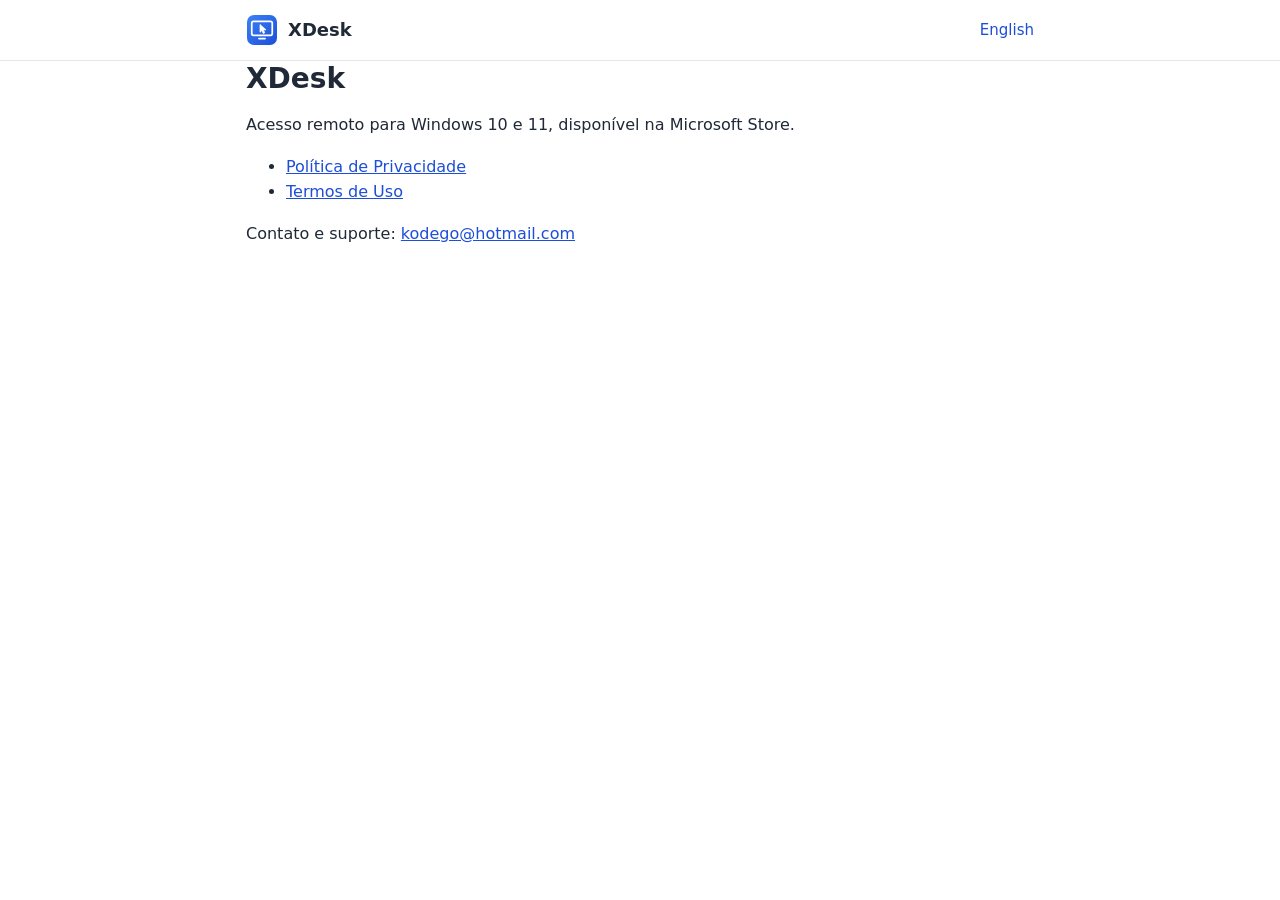
<file: index.html>
<!doctype html>
<html lang="pt-BR">
<head>
<meta charset="utf-8">
<meta name="viewport" content="width=device-width, initial-scale=1">
<title>XDesk</title>
<link rel="icon" href="icone.svg" type="image/svg+xml">
<link rel="stylesheet" href="style.css">
</head>
<body>
<header><div class="wrap"><a class="brand" href="./"><img src="icone.svg" alt="">XDesk</a><nav><a href="index-en.html">English</a></nav></div></header>
<main class="wrap">
<h1>XDesk</h1>
<p>Acesso remoto para Windows 10 e 11, disponível na Microsoft Store.</p>
<ul>
<li><a href="privacidade.html">Política de Privacidade</a></li>
<li><a href="termos.html">Termos de Uso</a></li>
</ul>
<p>Contato e suporte: <a href="mailto:kodego@hotmail.com">kodego@hotmail.com</a></p>
</main>
</body>
</html>
</file>
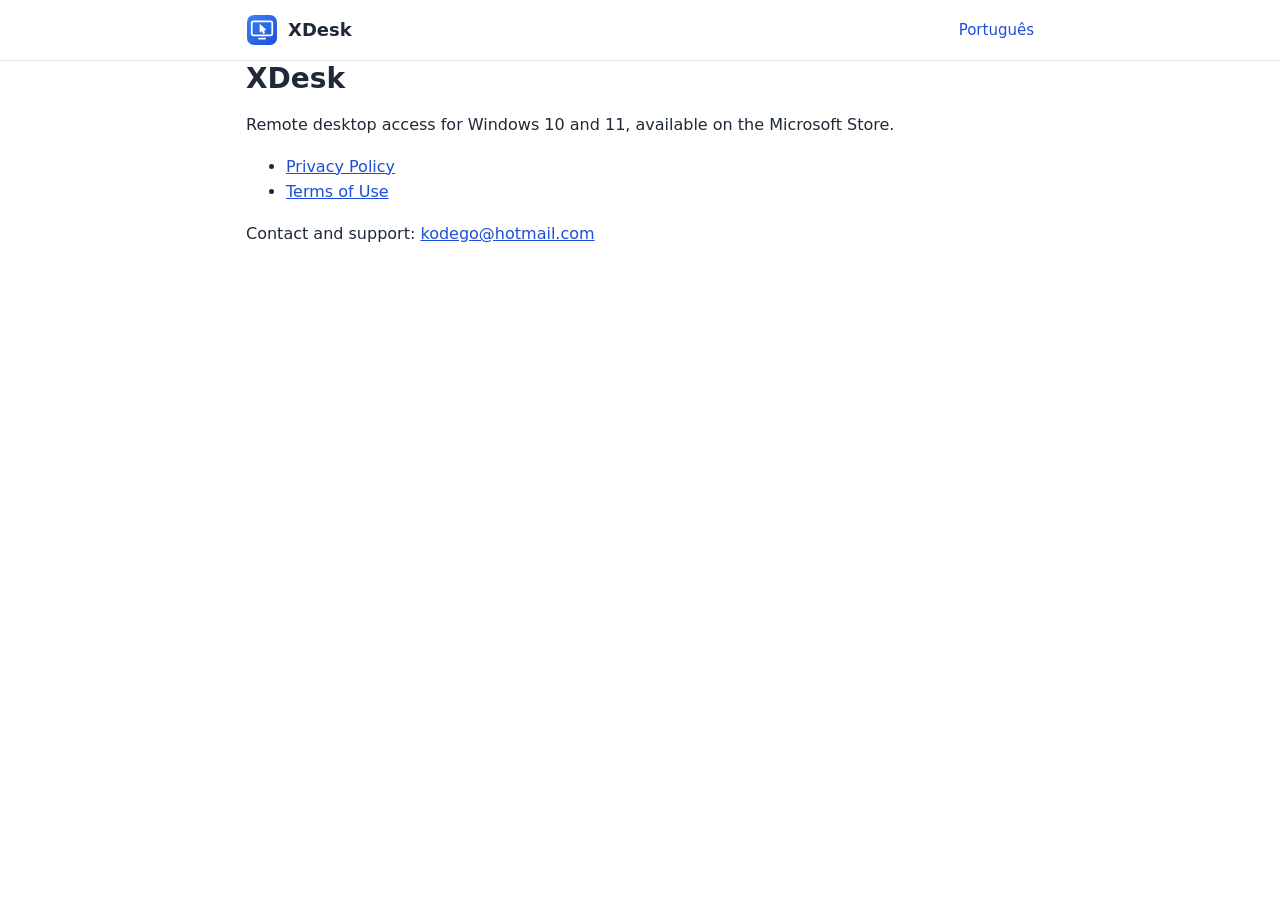
<file: index-en.html>
<!doctype html>
<html lang="en">
<head>
<meta charset="utf-8">
<meta name="viewport" content="width=device-width, initial-scale=1">
<title>XDesk</title>
<link rel="icon" href="icone.svg" type="image/svg+xml">
<link rel="stylesheet" href="style.css">
</head>
<body>
<header><div class="wrap"><a class="brand" href="index-en.html"><img src="icone.svg" alt="">XDesk</a><nav><a href="./">Português</a></nav></div></header>
<main class="wrap">
<h1>XDesk</h1>
<p>Remote desktop access for Windows 10 and 11, available on the Microsoft Store.</p>
<ul>
<li><a href="privacy.html">Privacy Policy</a></li>
<li><a href="terms.html">Terms of Use</a></li>
</ul>
<p>Contact and support: <a href="mailto:kodego@hotmail.com">kodego@hotmail.com</a></p>
</main>
</body>
</html>
</file>
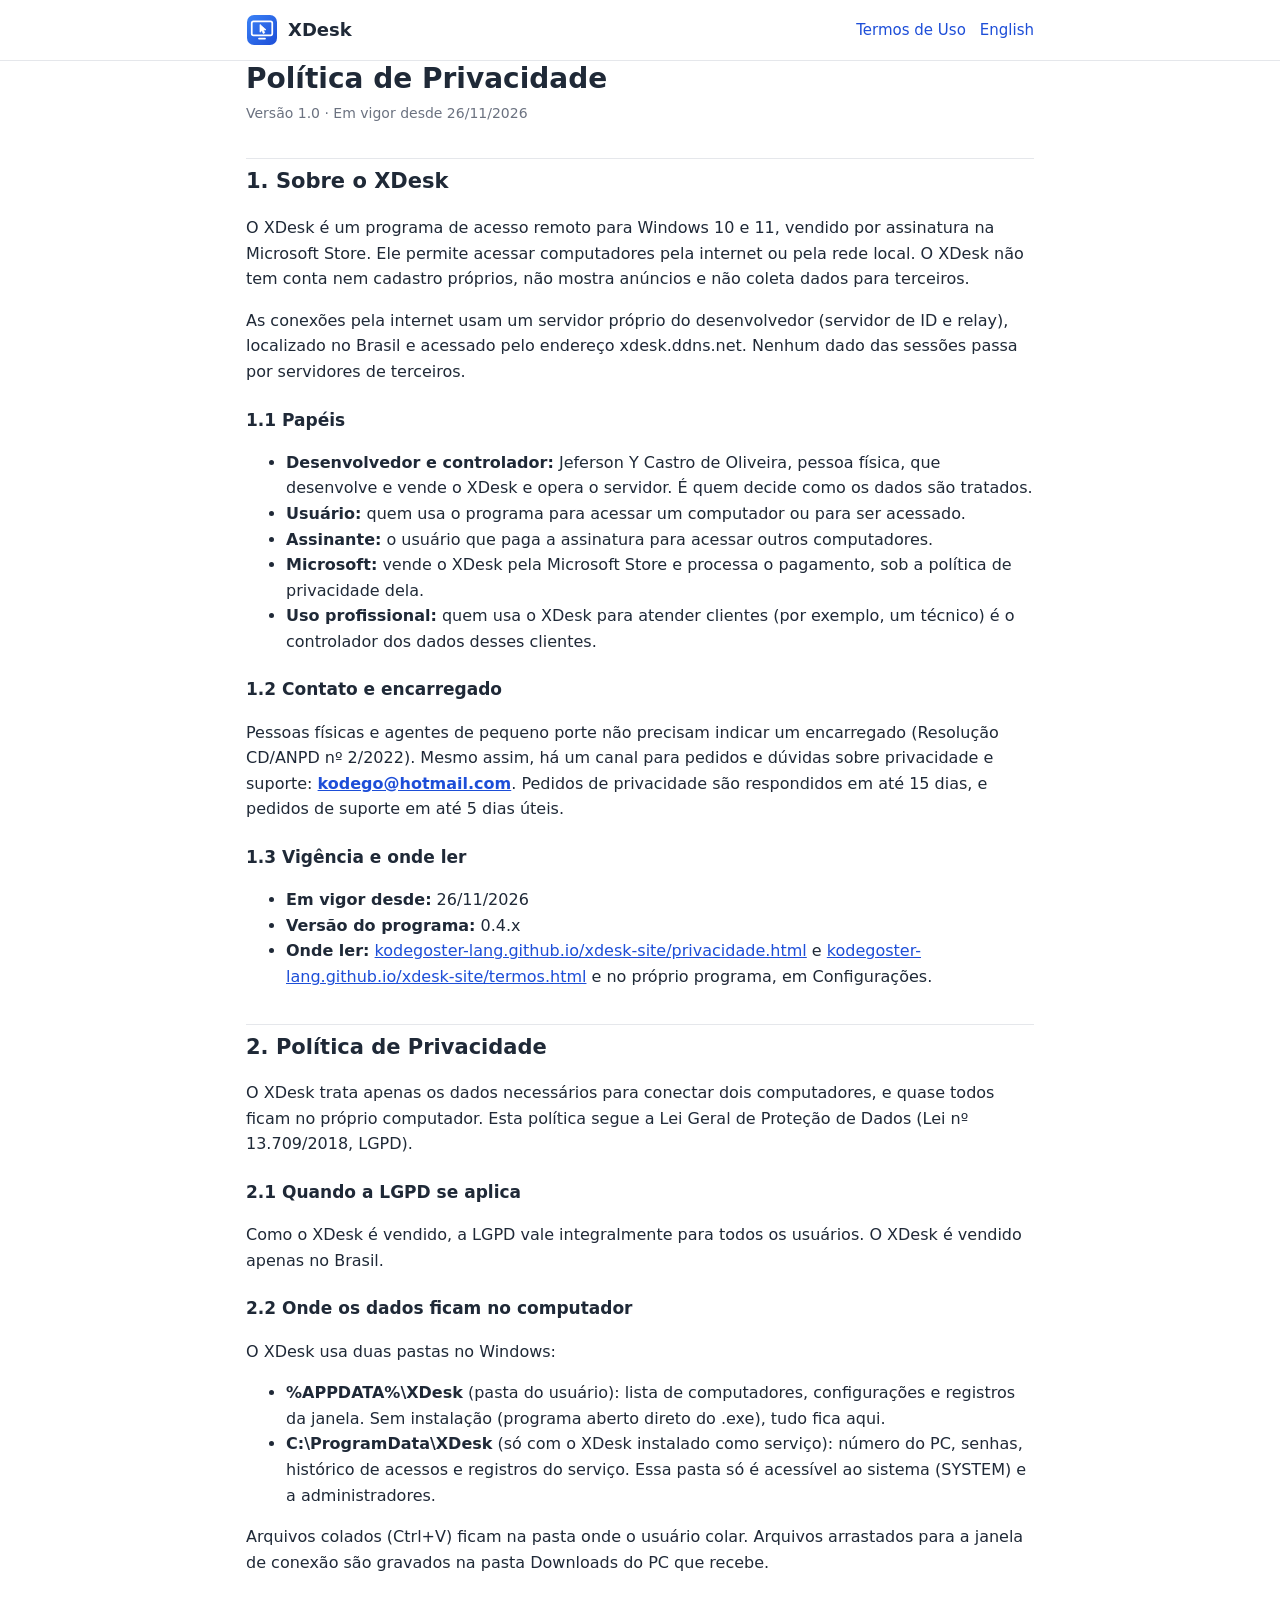
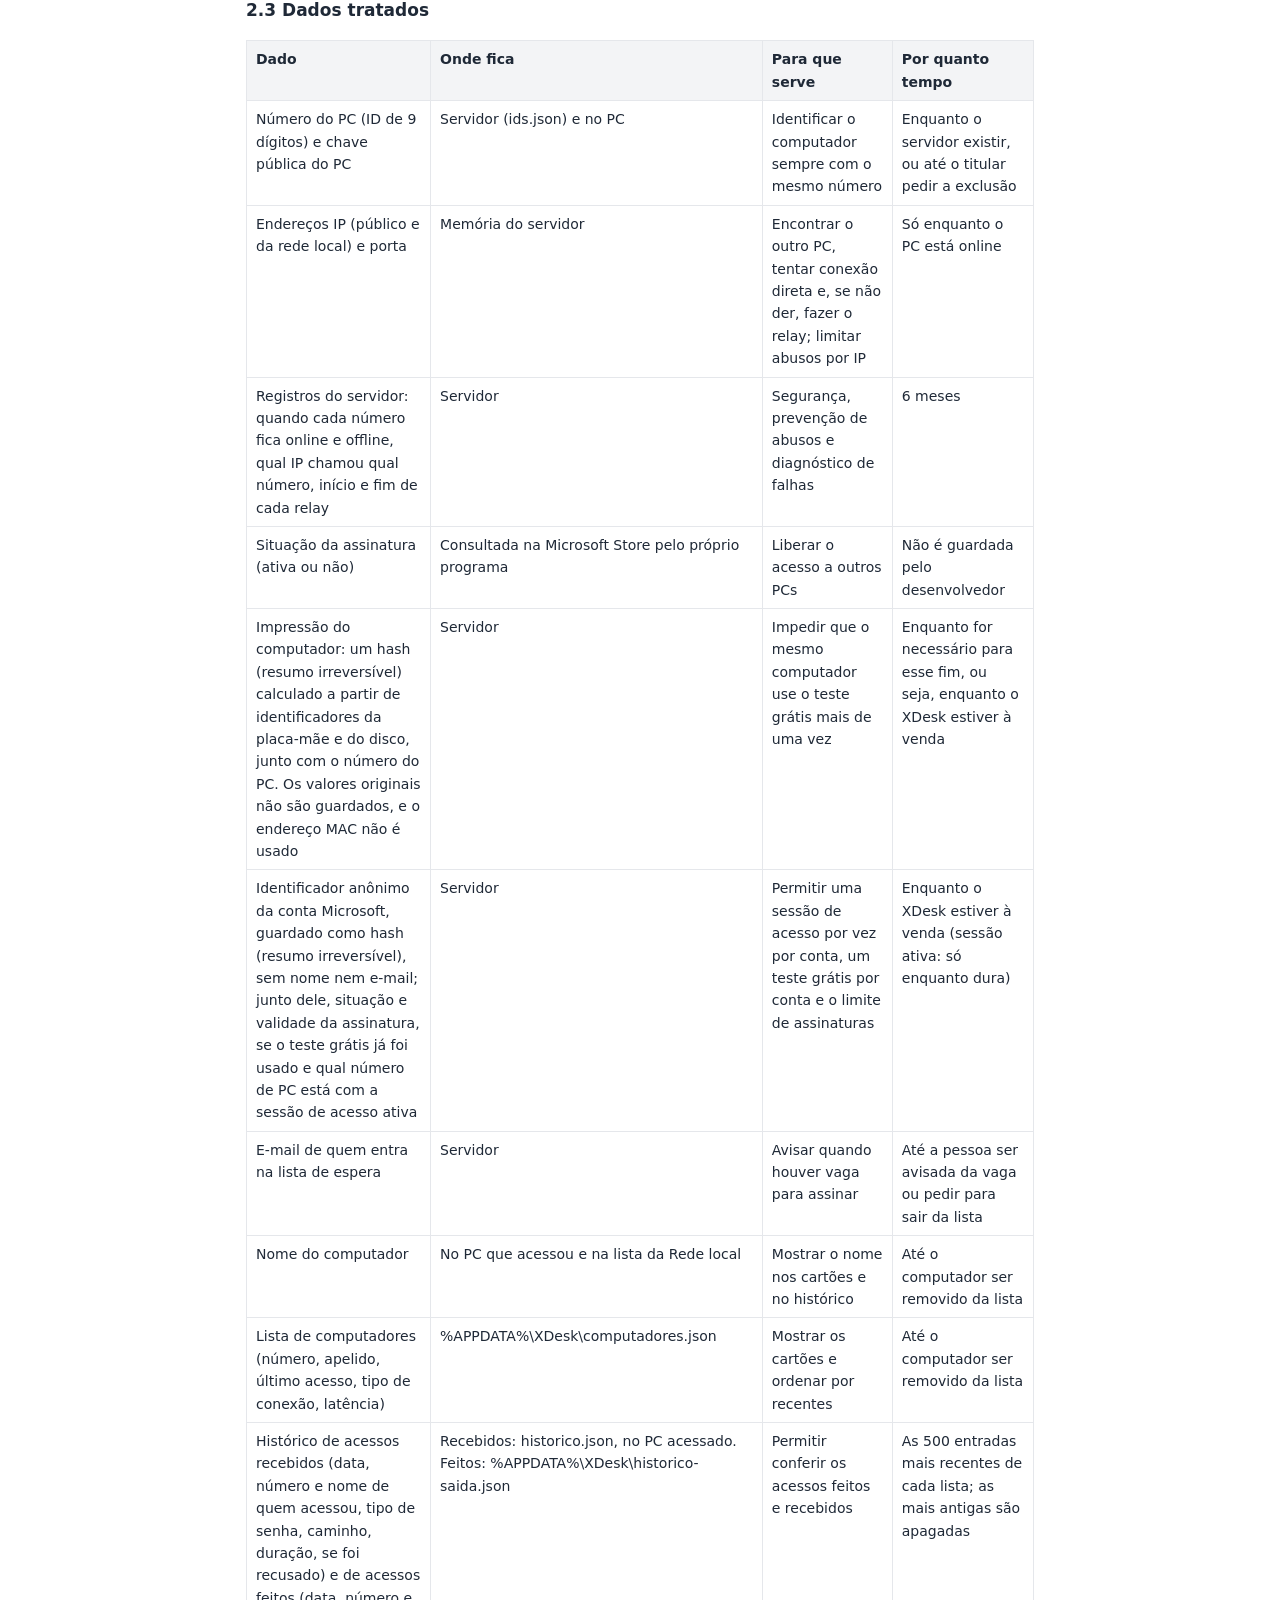
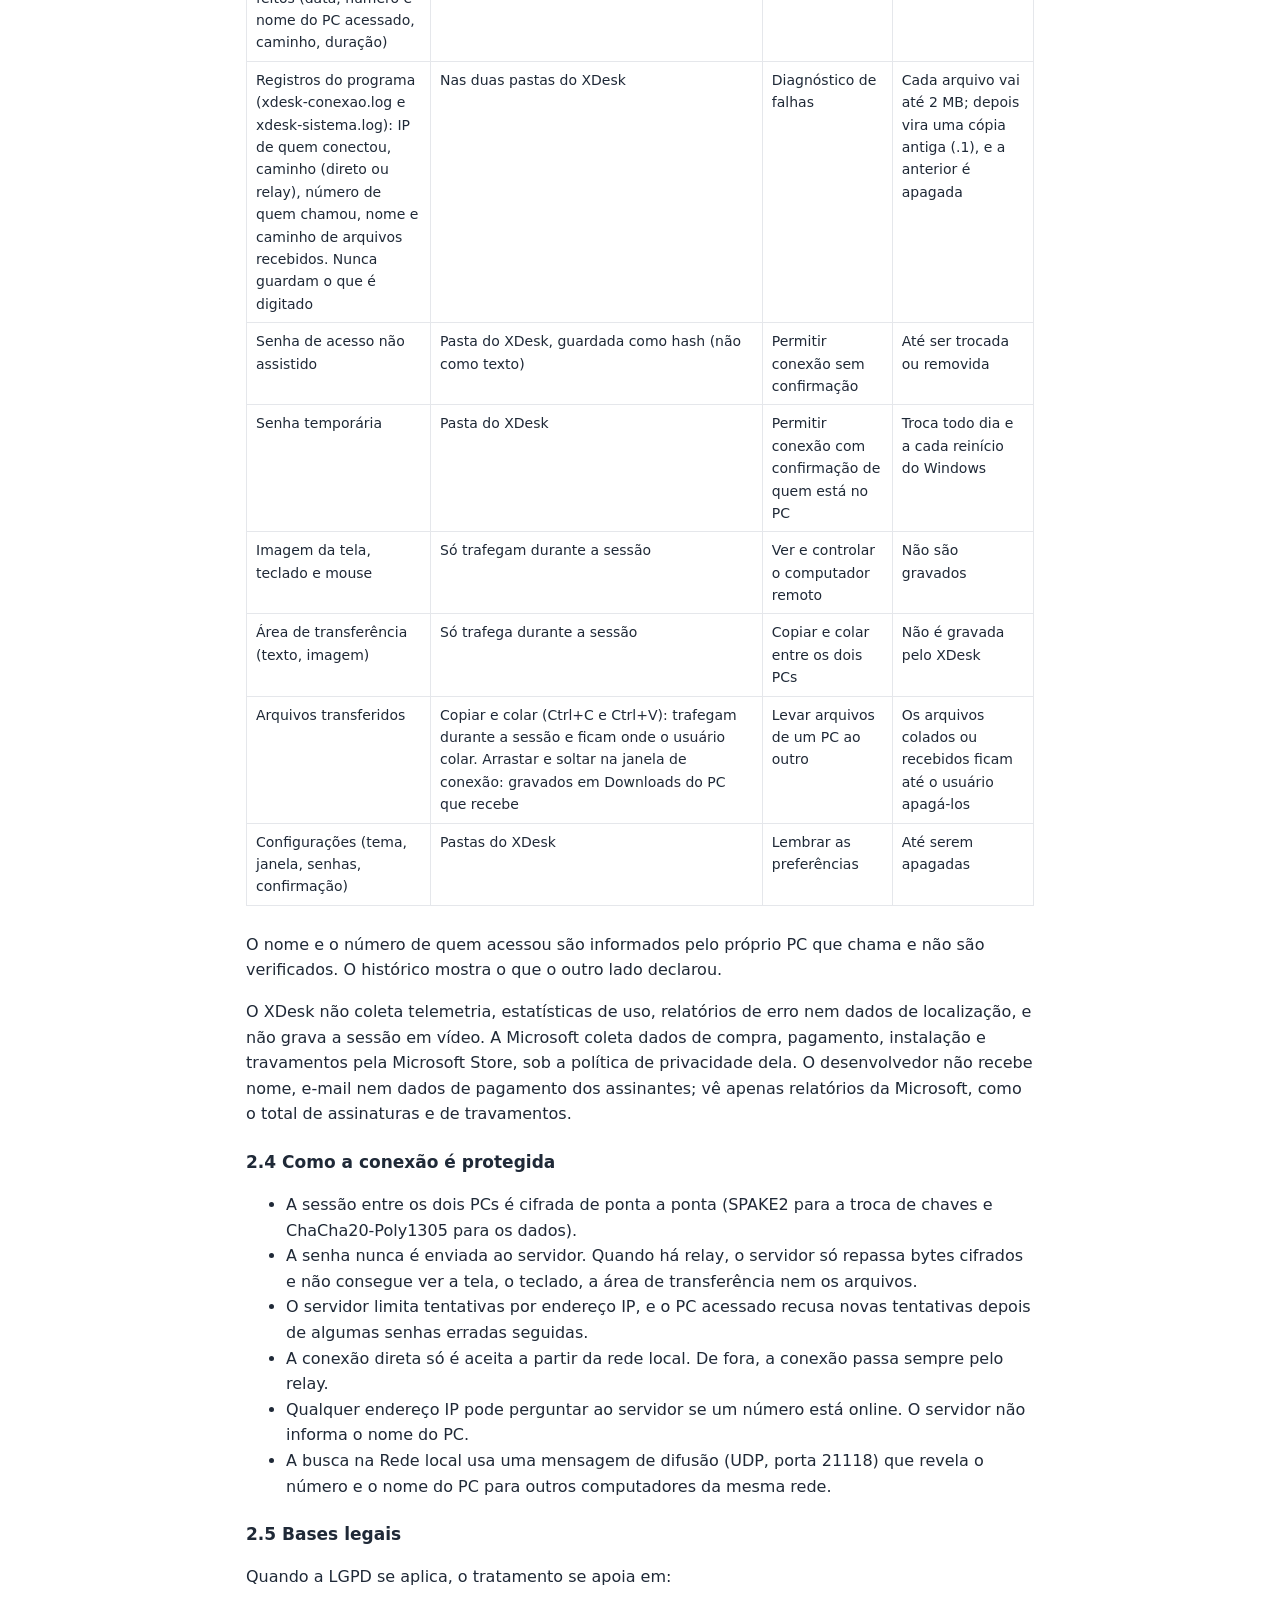
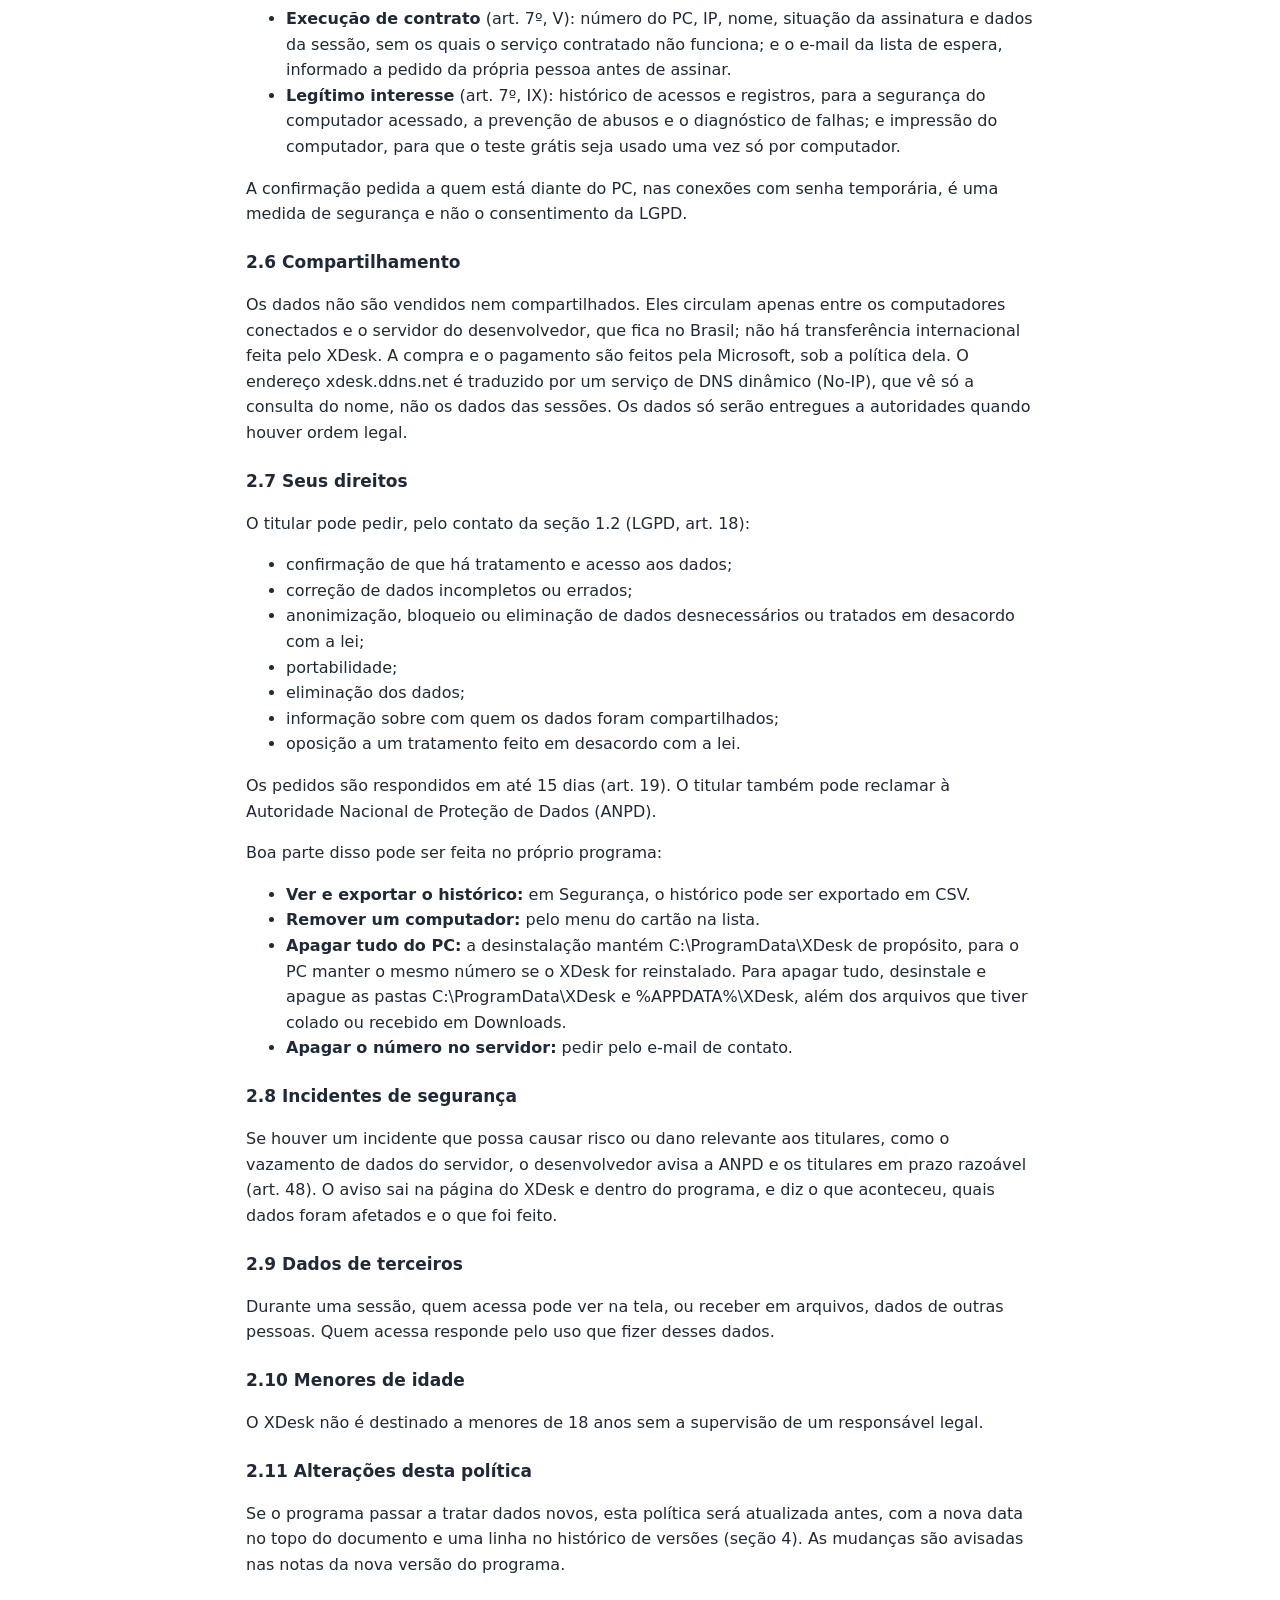
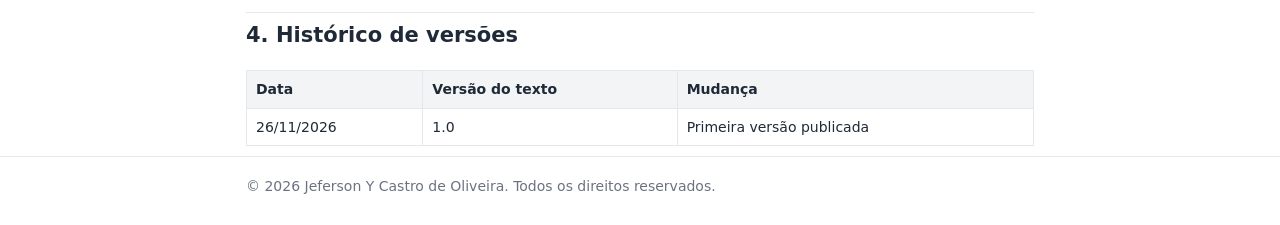
<file: privacidade.html>
<!doctype html>
<html lang="pt-BR">
<head>
<meta charset="utf-8">
<meta name="viewport" content="width=device-width, initial-scale=1">
<title>Política de Privacidade · XDesk</title>
<link rel="icon" href="icone.svg" type="image/svg+xml">
<link rel="stylesheet" href="style.css">
</head>
<body>
<header><div class="wrap"><a class="brand" href="./"><img src="icone.svg" alt="">XDesk</a><nav><a href="termos.html">Termos de Uso</a><a href="privacy.html" hreflang="en">English</a></nav></div></header>
<main class="wrap">
<h1>Política de Privacidade</h1>
<p class="meta">Versão 1.0 · Em vigor desde 26/11/2026</p>
<h2>1. Sobre o XDesk</h2>
<p>O XDesk é um programa de acesso remoto para Windows 10 e 11, vendido por assinatura na Microsoft Store. Ele permite acessar computadores pela internet ou pela rede local. O XDesk não tem conta nem cadastro próprios, não mostra anúncios e não coleta dados para terceiros.</p>
<p>As conexões pela internet usam um servidor próprio do desenvolvedor (servidor de ID e relay), localizado no Brasil e acessado pelo endereço xdesk.ddns.net. Nenhum dado das sessões passa por servidores de terceiros.</p>
<h3>1.1 Papéis</h3>
<ul>
<li><strong>Desenvolvedor e controlador:</strong> Jeferson Y Castro de Oliveira, pessoa física, que desenvolve e vende o XDesk e opera o servidor. É quem decide como os dados são tratados.</li>
<li><strong>Usuário:</strong> quem usa o programa para acessar um computador ou para ser acessado.</li>
<li><strong>Assinante:</strong> o usuário que paga a assinatura para acessar outros computadores.</li>
<li><strong>Microsoft:</strong> vende o XDesk pela Microsoft Store e processa o pagamento, sob a política de privacidade dela.</li>
<li><strong>Uso profissional:</strong> quem usa o XDesk para atender clientes (por exemplo, um técnico) é o controlador dos dados desses clientes.</li>
</ul>
<h3>1.2 Contato e encarregado</h3>
<p>Pessoas físicas e agentes de pequeno porte não precisam indicar um encarregado (Resolução CD/ANPD nº 2/2022). Mesmo assim, há um canal para pedidos e dúvidas sobre privacidade e suporte: <strong><a href="mailto:kodego@hotmail.com">kodego@hotmail.com</a></strong>. Pedidos de privacidade são respondidos em até 15 dias, e pedidos de suporte em até 5 dias úteis.</p>
<h3>1.3 Vigência e onde ler</h3>
<ul>
<li><strong>Em vigor desde:</strong> 26/11/2026</li>
<li><strong>Versão do programa:</strong> 0.4.x</li>
<li><strong>Onde ler:</strong> <a href="privacidade.html">kodegoster-lang.github.io/xdesk-site/privacidade.html</a> e <a href="termos.html">kodegoster-lang.github.io/xdesk-site/termos.html</a> e no próprio programa, em Configurações.</li>
</ul>
<h2>2. Política de Privacidade</h2>
<p>O XDesk trata apenas os dados necessários para conectar dois computadores, e quase todos ficam no próprio computador. Esta política segue a Lei Geral de Proteção de Dados (Lei nº 13.709/2018, LGPD).</p>
<h3>2.1 Quando a LGPD se aplica</h3>
<p>Como o XDesk é vendido, a LGPD vale integralmente para todos os usuários. O XDesk é vendido apenas no Brasil.</p>
<h3>2.2 Onde os dados ficam no computador</h3>
<p>O XDesk usa duas pastas no Windows:</p>
<ul>
<li><strong>%APPDATA%\XDesk</strong> (pasta do usuário): lista de computadores, configurações e registros da janela. Sem instalação (programa aberto direto do .exe), tudo fica aqui.</li>
<li><strong>C:\ProgramData\XDesk</strong> (só com o XDesk instalado como serviço): número do PC, senhas, histórico de acessos e registros do serviço. Essa pasta só é acessível ao sistema (SYSTEM) e a administradores.</li>
</ul>
<p>Arquivos colados (Ctrl+V) ficam na pasta onde o usuário colar. Arquivos arrastados para a janela de conexão são gravados na pasta Downloads do PC que recebe.</p>
<h3>2.3 Dados tratados</h3>
<div class="table"><table>
<thead><tr><th>Dado</th><th>Onde fica</th><th>Para que serve</th><th>Por quanto tempo</th></tr></thead>
<tbody>
<tr><td>Número do PC (ID de 9 dígitos) e chave pública do PC</td><td>Servidor (ids.json) e no PC</td><td>Identificar o computador sempre com o mesmo número</td><td>Enquanto o servidor existir, ou até o titular pedir a exclusão</td></tr>
<tr><td>Endereços IP (público e da rede local) e porta</td><td>Memória do servidor</td><td>Encontrar o outro PC, tentar conexão direta e, se não der, fazer o relay; limitar abusos por IP</td><td>Só enquanto o PC está online</td></tr>
<tr><td>Registros do servidor: quando cada número fica online e offline, qual IP chamou qual número, início e fim de cada relay</td><td>Servidor</td><td>Segurança, prevenção de abusos e diagnóstico de falhas</td><td>6 meses</td></tr>
<tr><td>Situação da assinatura (ativa ou não)</td><td>Consultada na Microsoft Store pelo próprio programa</td><td>Liberar o acesso a outros PCs</td><td>Não é guardada pelo desenvolvedor</td></tr>
<tr><td>Impressão do computador: um hash (resumo irreversível) calculado a partir de identificadores da placa-mãe e do disco, junto com o número do PC. Os valores originais não são guardados, e o endereço MAC não é usado</td><td>Servidor</td><td>Impedir que o mesmo computador use o teste grátis mais de uma vez</td><td>Enquanto for necessário para esse fim, ou seja, enquanto o XDesk estiver à venda</td></tr>
<tr><td>Identificador anônimo da conta Microsoft, guardado como hash (resumo irreversível), sem nome nem e-mail; junto dele, situação e validade da assinatura, se o teste grátis já foi usado e qual número de PC está com a sessão de acesso ativa</td><td>Servidor</td><td>Permitir uma sessão de acesso por vez por conta, um teste grátis por conta e o limite de assinaturas</td><td>Enquanto o XDesk estiver à venda (sessão ativa: só enquanto dura)</td></tr>
<tr><td>E-mail de quem entra na lista de espera</td><td>Servidor</td><td>Avisar quando houver vaga para assinar</td><td>Até a pessoa ser avisada da vaga ou pedir para sair da lista</td></tr>
<tr><td>Nome do computador</td><td>No PC que acessou e na lista da Rede local</td><td>Mostrar o nome nos cartões e no histórico</td><td>Até o computador ser removido da lista</td></tr>
<tr><td>Lista de computadores (número, apelido, último acesso, tipo de conexão, latência)</td><td>%APPDATA%\XDesk\computadores.json</td><td>Mostrar os cartões e ordenar por recentes</td><td>Até o computador ser removido da lista</td></tr>
<tr><td>Histórico de acessos recebidos (data, número e nome de quem acessou, tipo de senha, caminho, duração, se foi recusado) e de acessos feitos (data, número e nome do PC acessado, caminho, duração)</td><td>Recebidos: historico.json, no PC acessado. Feitos: %APPDATA%\XDesk\historico-saida.json</td><td>Permitir conferir os acessos feitos e recebidos</td><td>As 500 entradas mais recentes de cada lista; as mais antigas são apagadas</td></tr>
<tr><td>Registros do programa (xdesk-conexao.log e xdesk-sistema.log): IP de quem conectou, caminho (direto ou relay), número de quem chamou, nome e caminho de arquivos recebidos. Nunca guardam o que é digitado</td><td>Nas duas pastas do XDesk</td><td>Diagnóstico de falhas</td><td>Cada arquivo vai até 2 MB; depois vira uma cópia antiga (.1), e a anterior é apagada</td></tr>
<tr><td>Senha de acesso não assistido</td><td>Pasta do XDesk, guardada como hash (não como texto)</td><td>Permitir conexão sem confirmação</td><td>Até ser trocada ou removida</td></tr>
<tr><td>Senha temporária</td><td>Pasta do XDesk</td><td>Permitir conexão com confirmação de quem está no PC</td><td>Troca todo dia e a cada reinício do Windows</td></tr>
<tr><td>Imagem da tela, teclado e mouse</td><td>Só trafegam durante a sessão</td><td>Ver e controlar o computador remoto</td><td>Não são gravados</td></tr>
<tr><td>Área de transferência (texto, imagem)</td><td>Só trafega durante a sessão</td><td>Copiar e colar entre os dois PCs</td><td>Não é gravada pelo XDesk</td></tr>
<tr><td>Arquivos transferidos</td><td>Copiar e colar (Ctrl+C e Ctrl+V): trafegam durante a sessão e ficam onde o usuário colar. Arrastar e soltar na janela de conexão: gravados em Downloads do PC que recebe</td><td>Levar arquivos de um PC ao outro</td><td>Os arquivos colados ou recebidos ficam até o usuário apagá-los</td></tr>
<tr><td>Configurações (tema, janela, senhas, confirmação)</td><td>Pastas do XDesk</td><td>Lembrar as preferências</td><td>Até serem apagadas</td></tr>
</tbody></table></div>
<p>O nome e o número de quem acessou são informados pelo próprio PC que chama e não são verificados. O histórico mostra o que o outro lado declarou.</p>
<p>O XDesk não coleta telemetria, estatísticas de uso, relatórios de erro nem dados de localização, e não grava a sessão em vídeo. A Microsoft coleta dados de compra, pagamento, instalação e travamentos pela Microsoft Store, sob a política de privacidade dela. O desenvolvedor não recebe nome, e-mail nem dados de pagamento dos assinantes; vê apenas relatórios da Microsoft, como o total de assinaturas e de travamentos.</p>
<h3>2.4 Como a conexão é protegida</h3>
<ul>
<li>A sessão entre os dois PCs é cifrada de ponta a ponta (SPAKE2 para a troca de chaves e ChaCha20-Poly1305 para os dados).</li>
<li>A senha nunca é enviada ao servidor. Quando há relay, o servidor só repassa bytes cifrados e não consegue ver a tela, o teclado, a área de transferência nem os arquivos.</li>
<li>O servidor limita tentativas por endereço IP, e o PC acessado recusa novas tentativas depois de algumas senhas erradas seguidas.</li>
<li>A conexão direta só é aceita a partir da rede local. De fora, a conexão passa sempre pelo relay.</li>
<li>Qualquer endereço IP pode perguntar ao servidor se um número está online. O servidor não informa o nome do PC.</li>
<li>A busca na Rede local usa uma mensagem de difusão (UDP, porta 21118) que revela o número e o nome do PC para outros computadores da mesma rede.</li>
</ul>
<h3>2.5 Bases legais</h3>
<p>Quando a LGPD se aplica, o tratamento se apoia em:</p>
<ul>
<li><strong>Execução de contrato</strong> (art. 7º, V): número do PC, IP, nome, situação da assinatura e dados da sessão, sem os quais o serviço contratado não funciona; e o e-mail da lista de espera, informado a pedido da própria pessoa antes de assinar.</li>
<li><strong>Legítimo interesse</strong> (art. 7º, IX): histórico de acessos e registros, para a segurança do computador acessado, a prevenção de abusos e o diagnóstico de falhas; e impressão do computador, para que o teste grátis seja usado uma vez só por computador.</li>
</ul>
<p>A confirmação pedida a quem está diante do PC, nas conexões com senha temporária, é uma medida de segurança e não o consentimento da LGPD.</p>
<h3>2.6 Compartilhamento</h3>
<p>Os dados não são vendidos nem compartilhados. Eles circulam apenas entre os computadores conectados e o servidor do desenvolvedor, que fica no Brasil; não há transferência internacional feita pelo XDesk. A compra e o pagamento são feitos pela Microsoft, sob a política dela. O endereço xdesk.ddns.net é traduzido por um serviço de DNS dinâmico (No-IP), que vê só a consulta do nome, não os dados das sessões. Os dados só serão entregues a autoridades quando houver ordem legal.</p>
<h3>2.7 Seus direitos</h3>
<p>O titular pode pedir, pelo contato da seção 1.2 (LGPD, art. 18):</p>
<ul>
<li>confirmação de que há tratamento e acesso aos dados;</li>
<li>correção de dados incompletos ou errados;</li>
<li>anonimização, bloqueio ou eliminação de dados desnecessários ou tratados em desacordo com a lei;</li>
<li>portabilidade;</li>
<li>eliminação dos dados;</li>
<li>informação sobre com quem os dados foram compartilhados;</li>
<li>oposição a um tratamento feito em desacordo com a lei.</li>
</ul>
<p>Os pedidos são respondidos em até 15 dias (art. 19). O titular também pode reclamar à Autoridade Nacional de Proteção de Dados (ANPD).</p>
<p>Boa parte disso pode ser feita no próprio programa:</p>
<ul>
<li><strong>Ver e exportar o histórico:</strong> em Segurança, o histórico pode ser exportado em CSV.</li>
<li><strong>Remover um computador:</strong> pelo menu do cartão na lista.</li>
<li><strong>Apagar tudo do PC:</strong> a desinstalação mantém C:\ProgramData\XDesk de propósito, para o PC manter o mesmo número se o XDesk for reinstalado. Para apagar tudo, desinstale e apague as pastas C:\ProgramData\XDesk e %APPDATA%\XDesk, além dos arquivos que tiver colado ou recebido em Downloads.</li>
<li><strong>Apagar o número no servidor:</strong> pedir pelo e-mail de contato.</li>
</ul>
<h3>2.8 Incidentes de segurança</h3>
<p>Se houver um incidente que possa causar risco ou dano relevante aos titulares, como o vazamento de dados do servidor, o desenvolvedor avisa a ANPD e os titulares em prazo razoável (art. 48). O aviso sai na página do XDesk e dentro do programa, e diz o que aconteceu, quais dados foram afetados e o que foi feito.</p>
<h3>2.9 Dados de terceiros</h3>
<p>Durante uma sessão, quem acessa pode ver na tela, ou receber em arquivos, dados de outras pessoas. Quem acessa responde pelo uso que fizer desses dados.</p>
<h3>2.10 Menores de idade</h3>
<p>O XDesk não é destinado a menores de 18 anos sem a supervisão de um responsável legal.</p>
<h3>2.11 Alterações desta política</h3>
<p>Se o programa passar a tratar dados novos, esta política será atualizada antes, com a nova data no topo do documento e uma linha no histórico de versões (seção 4). As mudanças são avisadas nas notas da nova versão do programa.</p>
<h2>4. Histórico de versões</h2>
<div class="table"><table>
<thead><tr><th>Data</th><th>Versão do texto</th><th>Mudança</th></tr></thead>
<tbody>
<tr><td>26/11/2026</td><td>1.0</td><td>Primeira versão publicada</td></tr>
</tbody></table></div>
</main>
<footer><div class="wrap">© 2026 Jeferson Y Castro de Oliveira. Todos os direitos reservados.</div></footer>
</body>
</html>
</file>
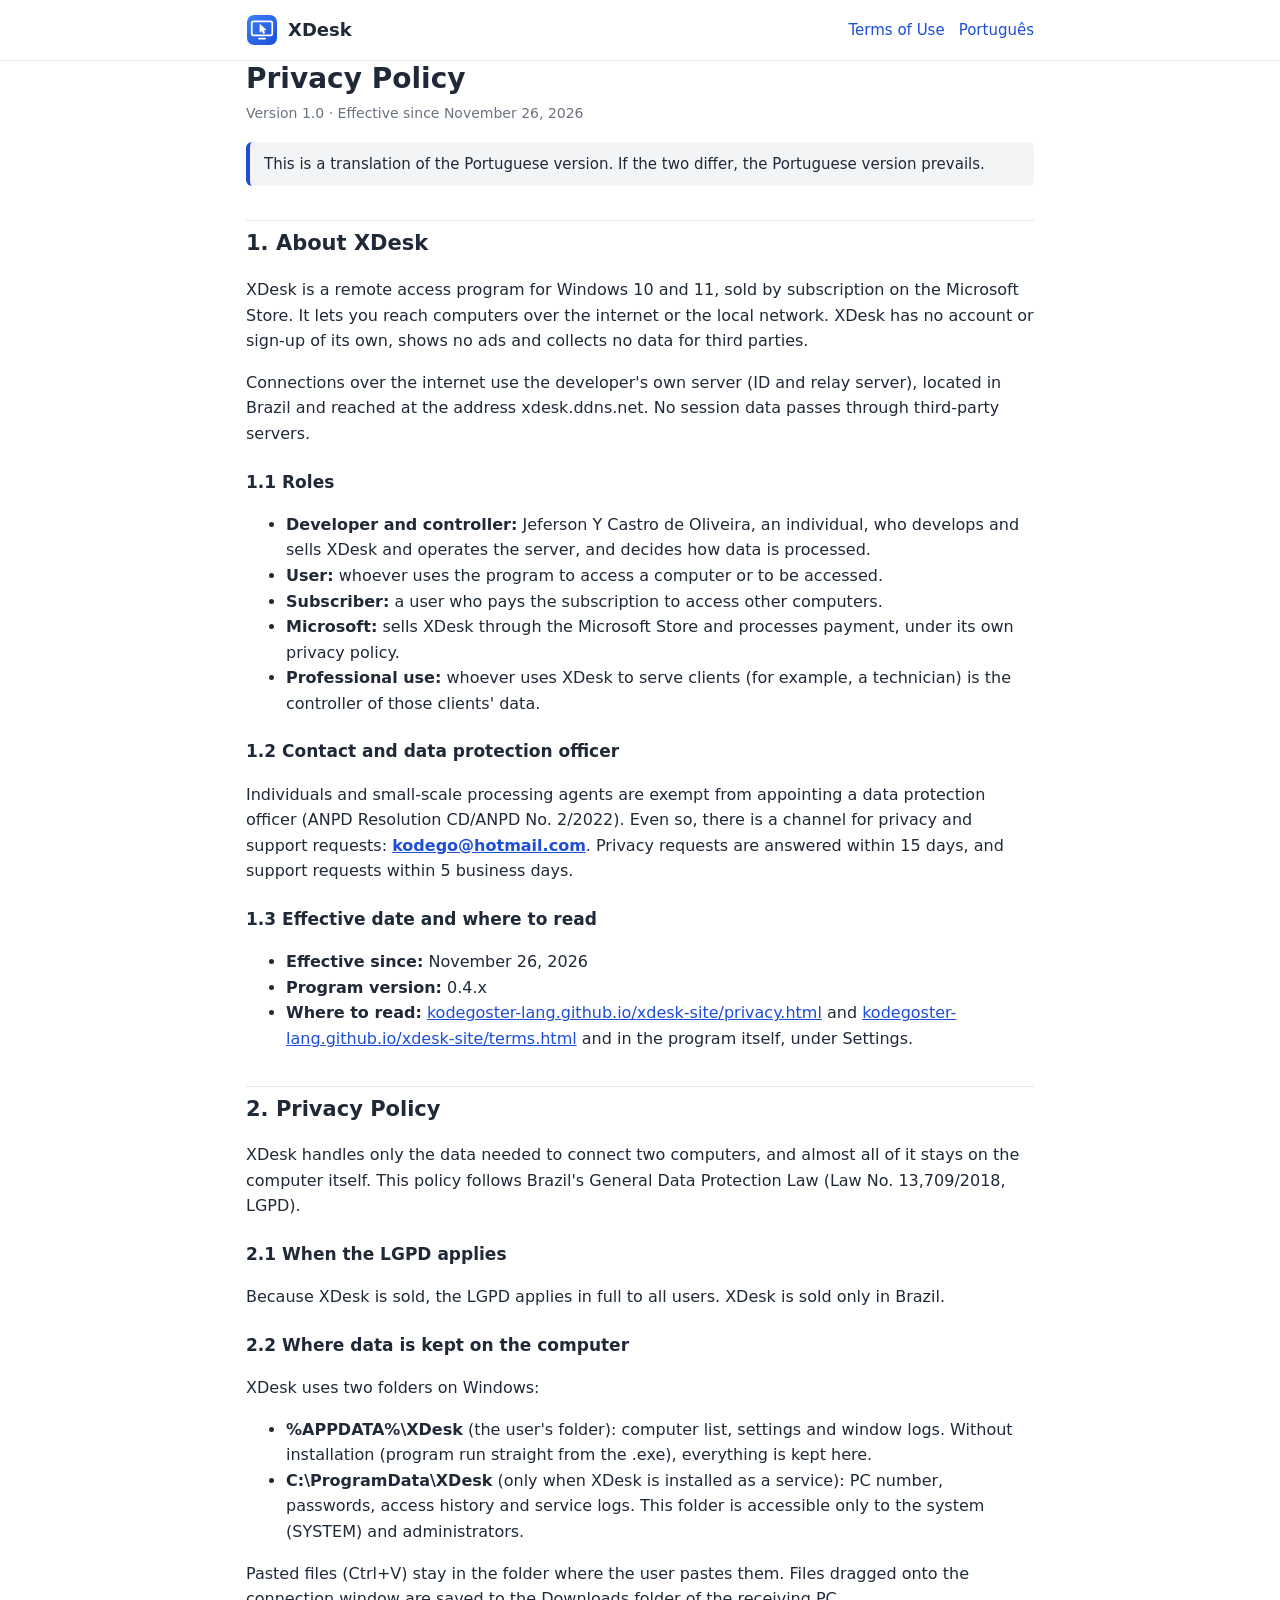
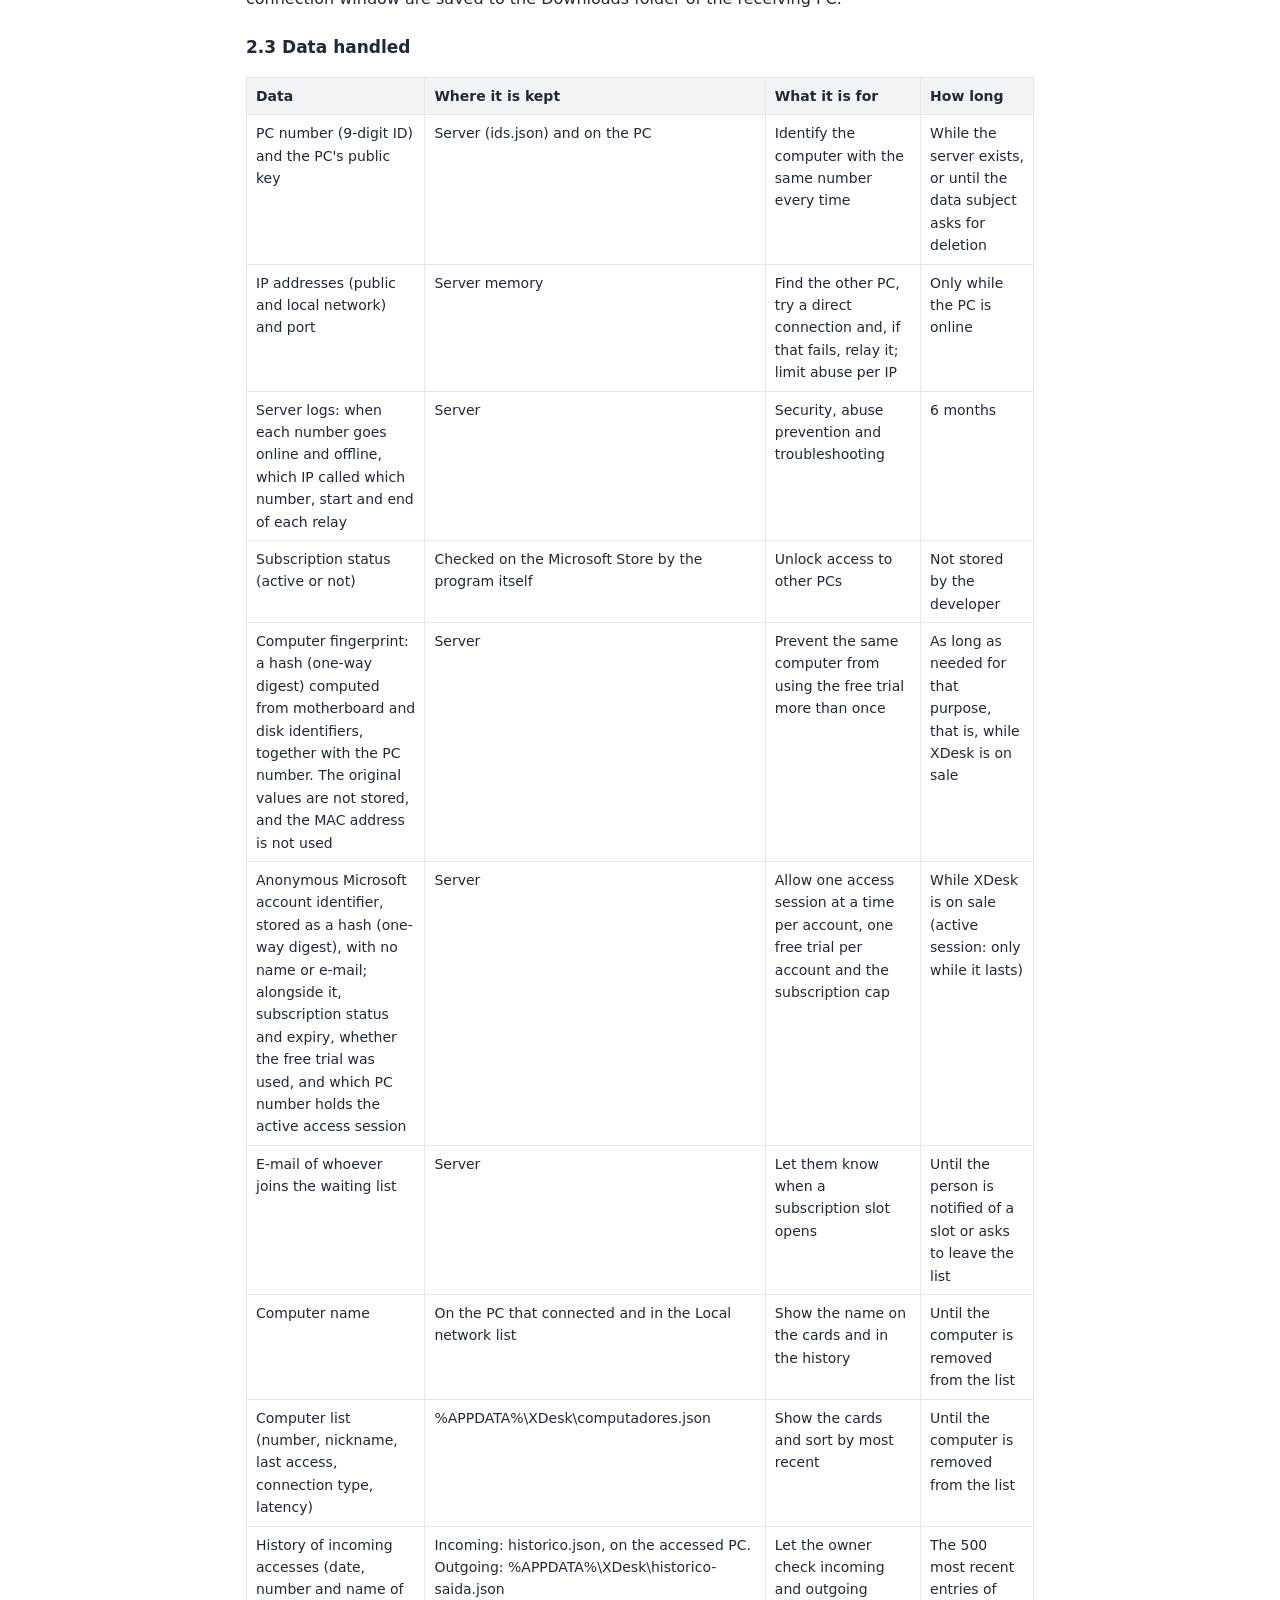
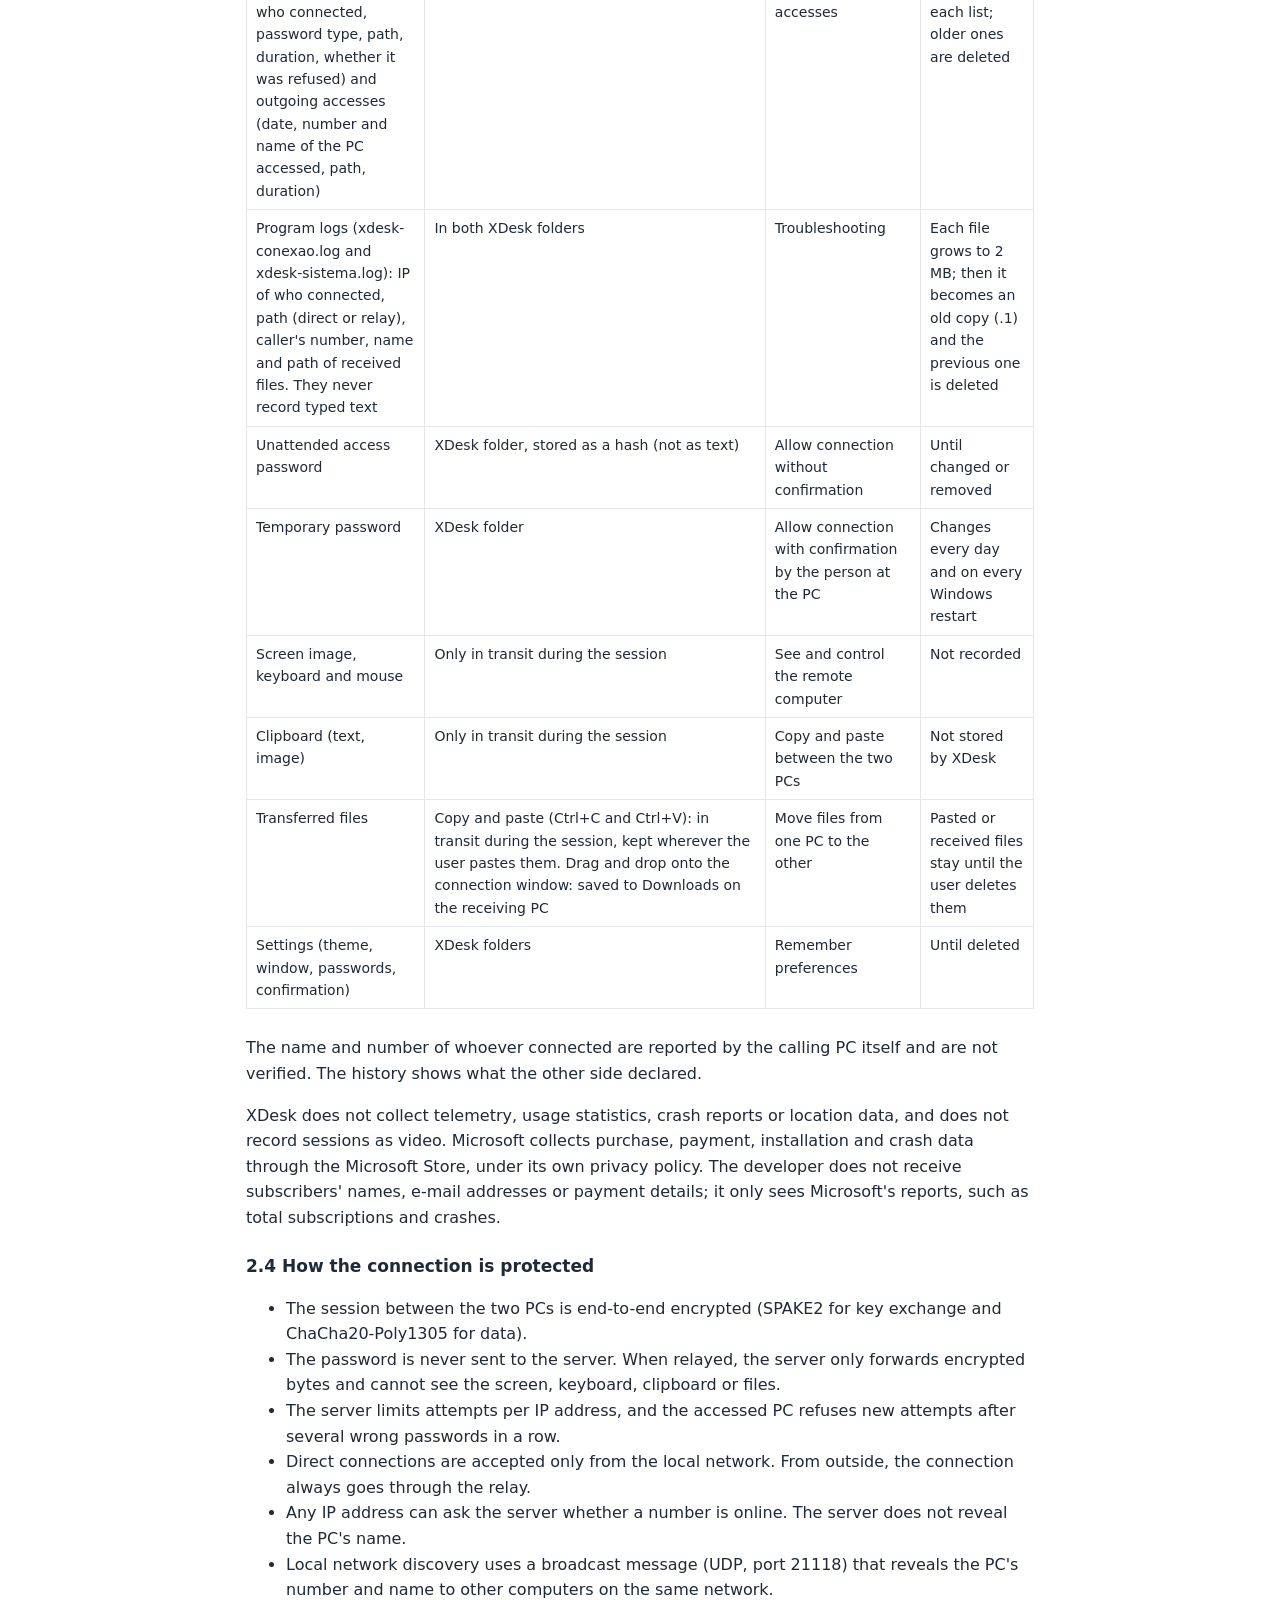
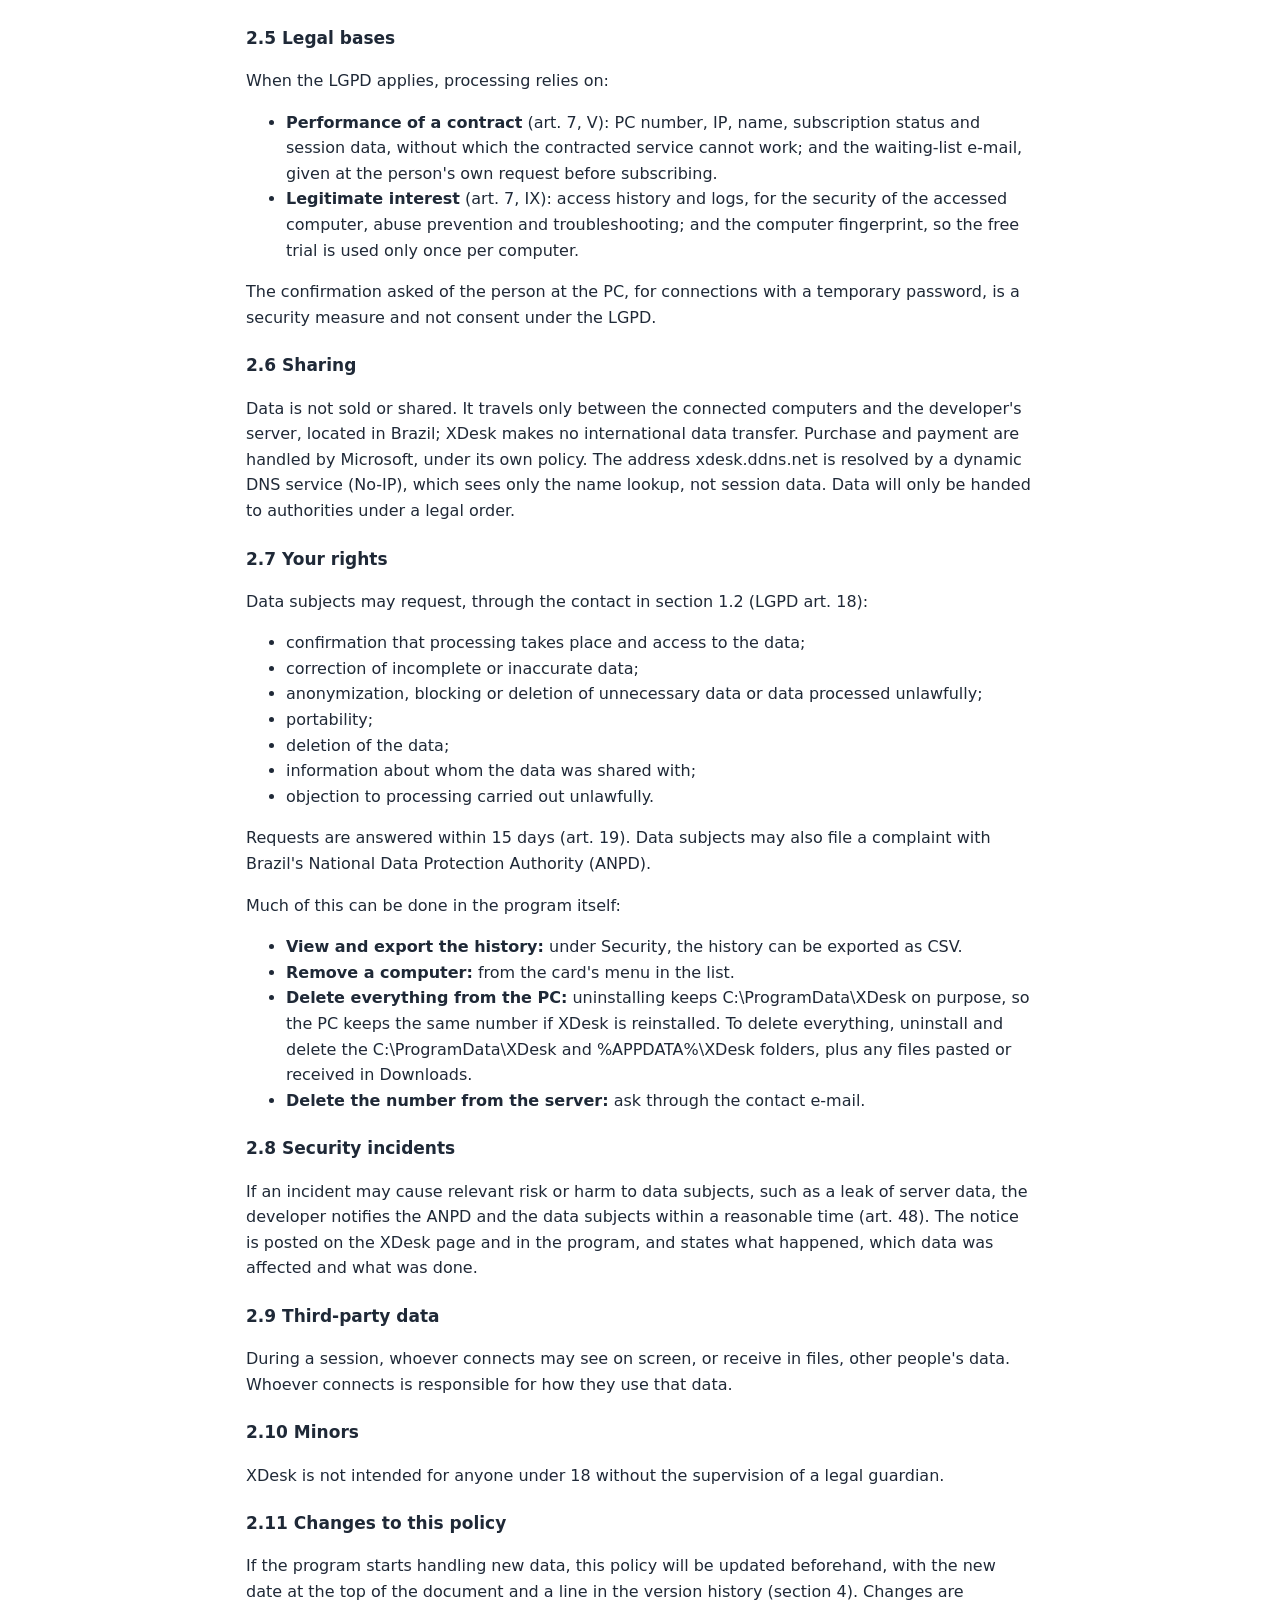
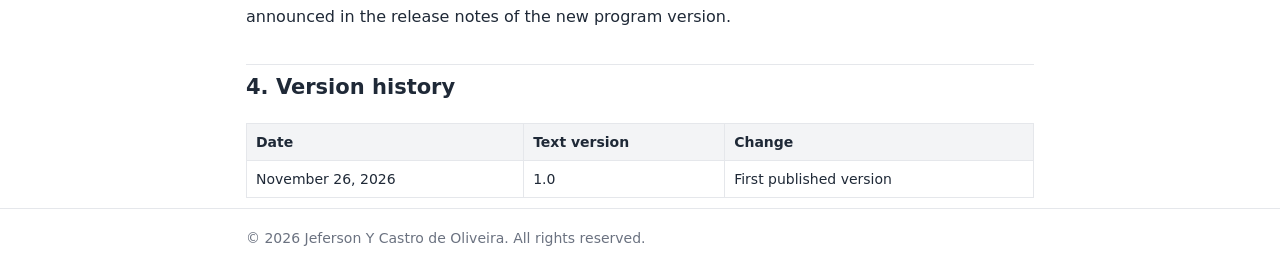
<file: privacy.html>
<!doctype html>
<html lang="en">
<head>
<meta charset="utf-8">
<meta name="viewport" content="width=device-width, initial-scale=1">
<title>Privacy Policy · XDesk</title>
<link rel="icon" href="icone.svg" type="image/svg+xml">
<link rel="stylesheet" href="style.css">
</head>
<body>
<header><div class="wrap"><a class="brand" href="index-en.html"><img src="icone.svg" alt="">XDesk</a><nav><a href="terms.html">Terms of Use</a><a href="privacidade.html" hreflang="pt-BR">Português</a></nav></div></header>
<main class="wrap">
<h1>Privacy Policy</h1>
<p class="meta">Version 1.0 · Effective since November 26, 2026</p>
<p class="note">This is a translation of the Portuguese version. If the two differ, the Portuguese version prevails.</p>
<h2>1. About XDesk</h2>
<p>XDesk is a remote access program for Windows 10 and 11, sold by subscription on the Microsoft Store. It lets you reach computers over the internet or the local network. XDesk has no account or sign-up of its own, shows no ads and collects no data for third parties.</p>
<p>Connections over the internet use the developer's own server (ID and relay server), located in Brazil and reached at the address xdesk.ddns.net. No session data passes through third-party servers.</p>
<h3>1.1 Roles</h3>
<ul>
<li><strong>Developer and controller:</strong> Jeferson Y Castro de Oliveira, an individual, who develops and sells XDesk and operates the server, and decides how data is processed.</li>
<li><strong>User:</strong> whoever uses the program to access a computer or to be accessed.</li>
<li><strong>Subscriber:</strong> a user who pays the subscription to access other computers.</li>
<li><strong>Microsoft:</strong> sells XDesk through the Microsoft Store and processes payment, under its own privacy policy.</li>
<li><strong>Professional use:</strong> whoever uses XDesk to serve clients (for example, a technician) is the controller of those clients' data.</li>
</ul>
<h3>1.2 Contact and data protection officer</h3>
<p>Individuals and small-scale processing agents are exempt from appointing a data protection officer (ANPD Resolution CD/ANPD No. 2/2022). Even so, there is a channel for privacy and support requests: <strong><a href="mailto:kodego@hotmail.com">kodego@hotmail.com</a></strong>. Privacy requests are answered within 15 days, and support requests within 5 business days.</p>
<h3>1.3 Effective date and where to read</h3>
<ul>
<li><strong>Effective since:</strong> November 26, 2026</li>
<li><strong>Program version:</strong> 0.4.x</li>
<li><strong>Where to read:</strong> <a href="privacy.html">kodegoster-lang.github.io/xdesk-site/privacy.html</a> and <a href="terms.html">kodegoster-lang.github.io/xdesk-site/terms.html</a> and in the program itself, under Settings.</li>
</ul>
<h2>2. Privacy Policy</h2>
<p>XDesk handles only the data needed to connect two computers, and almost all of it stays on the computer itself. This policy follows Brazil's General Data Protection Law (Law No. 13,709/2018, LGPD).</p>
<h3>2.1 When the LGPD applies</h3>
<p>Because XDesk is sold, the LGPD applies in full to all users. XDesk is sold only in Brazil.</p>
<h3>2.2 Where data is kept on the computer</h3>
<p>XDesk uses two folders on Windows:</p>
<ul>
<li><strong>%APPDATA%\XDesk</strong> (the user's folder): computer list, settings and window logs. Without installation (program run straight from the .exe), everything is kept here.</li>
<li><strong>C:\ProgramData\XDesk</strong> (only when XDesk is installed as a service): PC number, passwords, access history and service logs. This folder is accessible only to the system (SYSTEM) and administrators.</li>
</ul>
<p>Pasted files (Ctrl+V) stay in the folder where the user pastes them. Files dragged onto the connection window are saved to the Downloads folder of the receiving PC.</p>
<h3>2.3 Data handled</h3>
<div class="table"><table>
<thead><tr><th>Data</th><th>Where it is kept</th><th>What it is for</th><th>How long</th></tr></thead>
<tbody>
<tr><td>PC number (9-digit ID) and the PC's public key</td><td>Server (ids.json) and on the PC</td><td>Identify the computer with the same number every time</td><td>While the server exists, or until the data subject asks for deletion</td></tr>
<tr><td>IP addresses (public and local network) and port</td><td>Server memory</td><td>Find the other PC, try a direct connection and, if that fails, relay it; limit abuse per IP</td><td>Only while the PC is online</td></tr>
<tr><td>Server logs: when each number goes online and offline, which IP called which number, start and end of each relay</td><td>Server</td><td>Security, abuse prevention and troubleshooting</td><td>6 months</td></tr>
<tr><td>Subscription status (active or not)</td><td>Checked on the Microsoft Store by the program itself</td><td>Unlock access to other PCs</td><td>Not stored by the developer</td></tr>
<tr><td>Computer fingerprint: a hash (one-way digest) computed from motherboard and disk identifiers, together with the PC number. The original values are not stored, and the MAC address is not used</td><td>Server</td><td>Prevent the same computer from using the free trial more than once</td><td>As long as needed for that purpose, that is, while XDesk is on sale</td></tr>
<tr><td>Anonymous Microsoft account identifier, stored as a hash (one-way digest), with no name or e-mail; alongside it, subscription status and expiry, whether the free trial was used, and which PC number holds the active access session</td><td>Server</td><td>Allow one access session at a time per account, one free trial per account and the subscription cap</td><td>While XDesk is on sale (active session: only while it lasts)</td></tr>
<tr><td>E-mail of whoever joins the waiting list</td><td>Server</td><td>Let them know when a subscription slot opens</td><td>Until the person is notified of a slot or asks to leave the list</td></tr>
<tr><td>Computer name</td><td>On the PC that connected and in the Local network list</td><td>Show the name on the cards and in the history</td><td>Until the computer is removed from the list</td></tr>
<tr><td>Computer list (number, nickname, last access, connection type, latency)</td><td>%APPDATA%\XDesk\computadores.json</td><td>Show the cards and sort by most recent</td><td>Until the computer is removed from the list</td></tr>
<tr><td>History of incoming accesses (date, number and name of who connected, password type, path, duration, whether it was refused) and outgoing accesses (date, number and name of the PC accessed, path, duration)</td><td>Incoming: historico.json, on the accessed PC. Outgoing: %APPDATA%\XDesk\historico-saida.json</td><td>Let the owner check incoming and outgoing accesses</td><td>The 500 most recent entries of each list; older ones are deleted</td></tr>
<tr><td>Program logs (xdesk-conexao.log and xdesk-sistema.log): IP of who connected, path (direct or relay), caller's number, name and path of received files. They never record typed text</td><td>In both XDesk folders</td><td>Troubleshooting</td><td>Each file grows to 2 MB; then it becomes an old copy (.1) and the previous one is deleted</td></tr>
<tr><td>Unattended access password</td><td>XDesk folder, stored as a hash (not as text)</td><td>Allow connection without confirmation</td><td>Until changed or removed</td></tr>
<tr><td>Temporary password</td><td>XDesk folder</td><td>Allow connection with confirmation by the person at the PC</td><td>Changes every day and on every Windows restart</td></tr>
<tr><td>Screen image, keyboard and mouse</td><td>Only in transit during the session</td><td>See and control the remote computer</td><td>Not recorded</td></tr>
<tr><td>Clipboard (text, image)</td><td>Only in transit during the session</td><td>Copy and paste between the two PCs</td><td>Not stored by XDesk</td></tr>
<tr><td>Transferred files</td><td>Copy and paste (Ctrl+C and Ctrl+V): in transit during the session, kept wherever the user pastes them. Drag and drop onto the connection window: saved to Downloads on the receiving PC</td><td>Move files from one PC to the other</td><td>Pasted or received files stay until the user deletes them</td></tr>
<tr><td>Settings (theme, window, passwords, confirmation)</td><td>XDesk folders</td><td>Remember preferences</td><td>Until deleted</td></tr>
</tbody></table></div>
<p>The name and number of whoever connected are reported by the calling PC itself and are not verified. The history shows what the other side declared.</p>
<p>XDesk does not collect telemetry, usage statistics, crash reports or location data, and does not record sessions as video. Microsoft collects purchase, payment, installation and crash data through the Microsoft Store, under its own privacy policy. The developer does not receive subscribers' names, e-mail addresses or payment details; it only sees Microsoft's reports, such as total subscriptions and crashes.</p>
<h3>2.4 How the connection is protected</h3>
<ul>
<li>The session between the two PCs is end-to-end encrypted (SPAKE2 for key exchange and ChaCha20-Poly1305 for data).</li>
<li>The password is never sent to the server. When relayed, the server only forwards encrypted bytes and cannot see the screen, keyboard, clipboard or files.</li>
<li>The server limits attempts per IP address, and the accessed PC refuses new attempts after several wrong passwords in a row.</li>
<li>Direct connections are accepted only from the local network. From outside, the connection always goes through the relay.</li>
<li>Any IP address can ask the server whether a number is online. The server does not reveal the PC's name.</li>
<li>Local network discovery uses a broadcast message (UDP, port 21118) that reveals the PC's number and name to other computers on the same network.</li>
</ul>
<h3>2.5 Legal bases</h3>
<p>When the LGPD applies, processing relies on:</p>
<ul>
<li><strong>Performance of a contract</strong> (art. 7, V): PC number, IP, name, subscription status and session data, without which the contracted service cannot work; and the waiting-list e-mail, given at the person's own request before subscribing.</li>
<li><strong>Legitimate interest</strong> (art. 7, IX): access history and logs, for the security of the accessed computer, abuse prevention and troubleshooting; and the computer fingerprint, so the free trial is used only once per computer.</li>
</ul>
<p>The confirmation asked of the person at the PC, for connections with a temporary password, is a security measure and not consent under the LGPD.</p>
<h3>2.6 Sharing</h3>
<p>Data is not sold or shared. It travels only between the connected computers and the developer's server, located in Brazil; XDesk makes no international data transfer. Purchase and payment are handled by Microsoft, under its own policy. The address xdesk.ddns.net is resolved by a dynamic DNS service (No-IP), which sees only the name lookup, not session data. Data will only be handed to authorities under a legal order.</p>
<h3>2.7 Your rights</h3>
<p>Data subjects may request, through the contact in section 1.2 (LGPD art. 18):</p>
<ul>
<li>confirmation that processing takes place and access to the data;</li>
<li>correction of incomplete or inaccurate data;</li>
<li>anonymization, blocking or deletion of unnecessary data or data processed unlawfully;</li>
<li>portability;</li>
<li>deletion of the data;</li>
<li>information about whom the data was shared with;</li>
<li>objection to processing carried out unlawfully.</li>
</ul>
<p>Requests are answered within 15 days (art. 19). Data subjects may also file a complaint with Brazil's National Data Protection Authority (ANPD).</p>
<p>Much of this can be done in the program itself:</p>
<ul>
<li><strong>View and export the history:</strong> under Security, the history can be exported as CSV.</li>
<li><strong>Remove a computer:</strong> from the card's menu in the list.</li>
<li><strong>Delete everything from the PC:</strong> uninstalling keeps C:\ProgramData\XDesk on purpose, so the PC keeps the same number if XDesk is reinstalled. To delete everything, uninstall and delete the C:\ProgramData\XDesk and %APPDATA%\XDesk folders, plus any files pasted or received in Downloads.</li>
<li><strong>Delete the number from the server:</strong> ask through the contact e-mail.</li>
</ul>
<h3>2.8 Security incidents</h3>
<p>If an incident may cause relevant risk or harm to data subjects, such as a leak of server data, the developer notifies the ANPD and the data subjects within a reasonable time (art. 48). The notice is posted on the XDesk page and in the program, and states what happened, which data was affected and what was done.</p>
<h3>2.9 Third-party data</h3>
<p>During a session, whoever connects may see on screen, or receive in files, other people's data. Whoever connects is responsible for how they use that data.</p>
<h3>2.10 Minors</h3>
<p>XDesk is not intended for anyone under 18 without the supervision of a legal guardian.</p>
<h3>2.11 Changes to this policy</h3>
<p>If the program starts handling new data, this policy will be updated beforehand, with the new date at the top of the document and a line in the version history (section 4). Changes are announced in the release notes of the new program version.</p>
<h2>4. Version history</h2>
<div class="table"><table>
<thead><tr><th>Date</th><th>Text version</th><th>Change</th></tr></thead>
<tbody>
<tr><td>November 26, 2026</td><td>1.0</td><td>First published version</td></tr>
</tbody></table></div>
</main>
<footer><div class="wrap">© 2026 Jeferson Y Castro de Oliveira. All rights reserved.</div></footer>
</body>
</html>
</file>
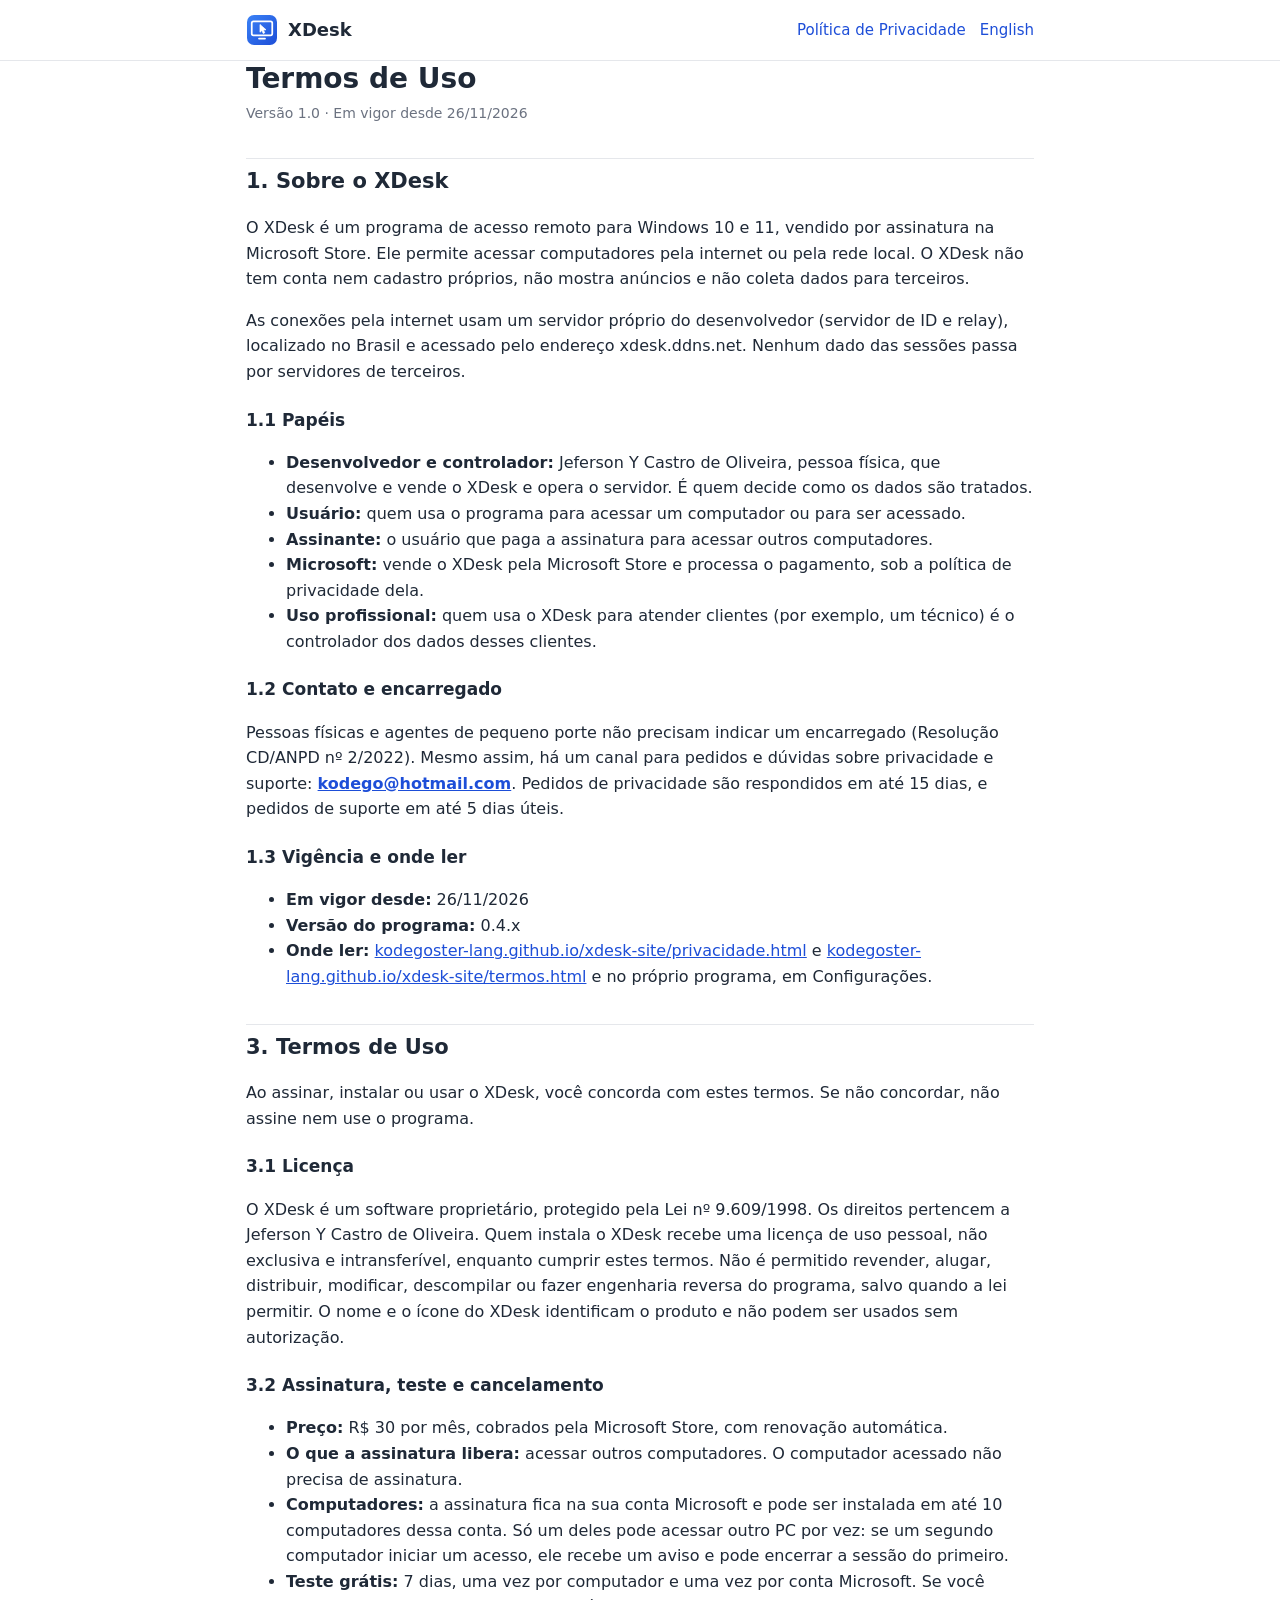
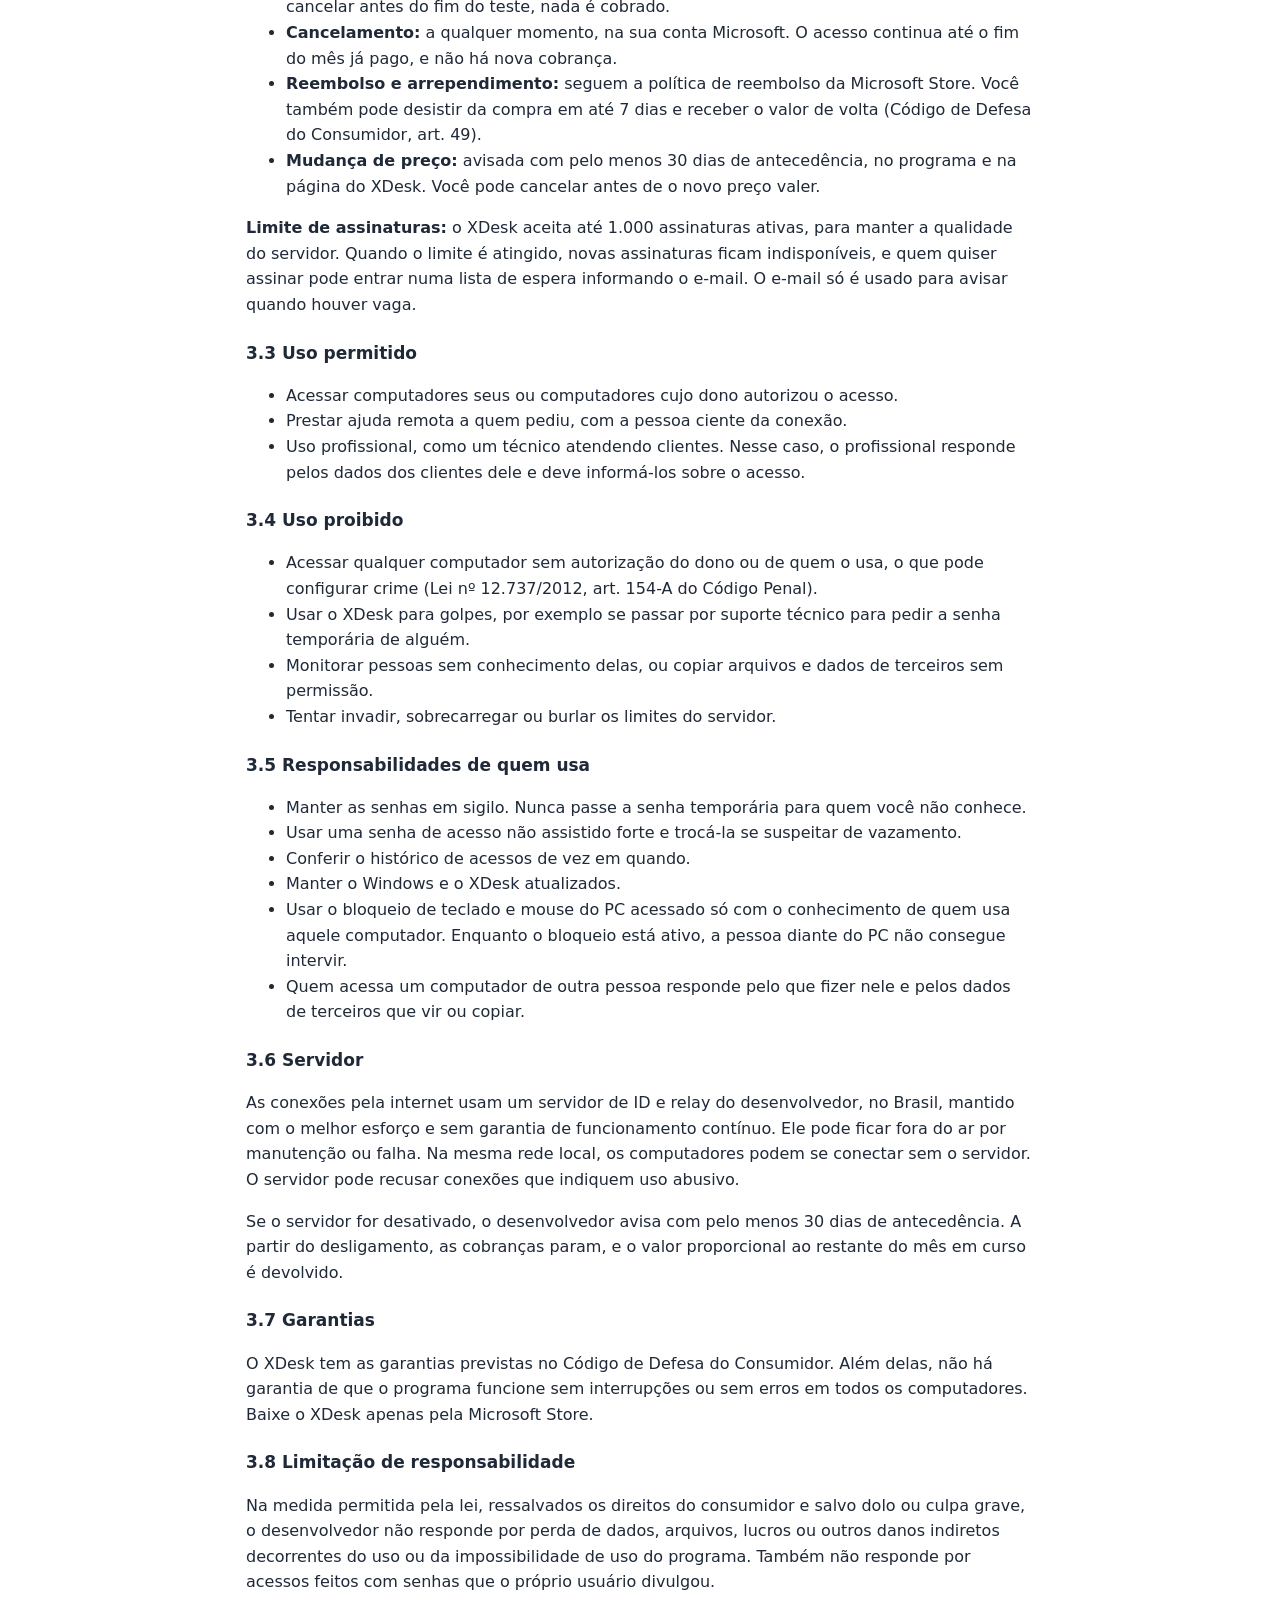
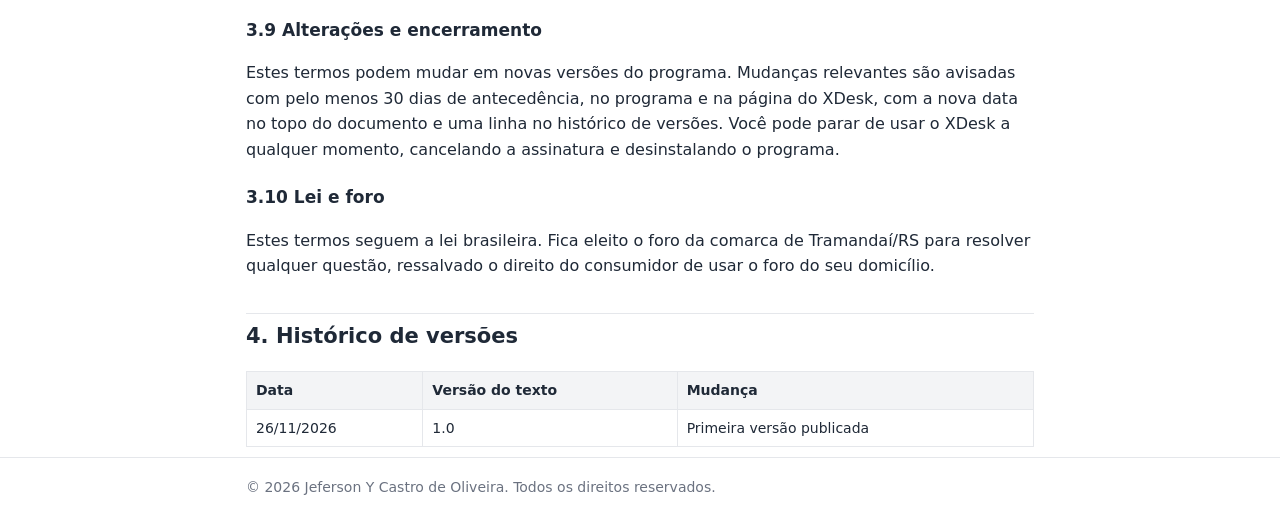
<file: termos.html>
<!doctype html>
<html lang="pt-BR">
<head>
<meta charset="utf-8">
<meta name="viewport" content="width=device-width, initial-scale=1">
<title>Termos de Uso · XDesk</title>
<link rel="icon" href="icone.svg" type="image/svg+xml">
<link rel="stylesheet" href="style.css">
</head>
<body>
<header><div class="wrap"><a class="brand" href="./"><img src="icone.svg" alt="">XDesk</a><nav><a href="privacidade.html">Política de Privacidade</a><a href="terms.html" hreflang="en">English</a></nav></div></header>
<main class="wrap">
<h1>Termos de Uso</h1>
<p class="meta">Versão 1.0 · Em vigor desde 26/11/2026</p>
<h2>1. Sobre o XDesk</h2>
<p>O XDesk é um programa de acesso remoto para Windows 10 e 11, vendido por assinatura na Microsoft Store. Ele permite acessar computadores pela internet ou pela rede local. O XDesk não tem conta nem cadastro próprios, não mostra anúncios e não coleta dados para terceiros.</p>
<p>As conexões pela internet usam um servidor próprio do desenvolvedor (servidor de ID e relay), localizado no Brasil e acessado pelo endereço xdesk.ddns.net. Nenhum dado das sessões passa por servidores de terceiros.</p>
<h3>1.1 Papéis</h3>
<ul>
<li><strong>Desenvolvedor e controlador:</strong> Jeferson Y Castro de Oliveira, pessoa física, que desenvolve e vende o XDesk e opera o servidor. É quem decide como os dados são tratados.</li>
<li><strong>Usuário:</strong> quem usa o programa para acessar um computador ou para ser acessado.</li>
<li><strong>Assinante:</strong> o usuário que paga a assinatura para acessar outros computadores.</li>
<li><strong>Microsoft:</strong> vende o XDesk pela Microsoft Store e processa o pagamento, sob a política de privacidade dela.</li>
<li><strong>Uso profissional:</strong> quem usa o XDesk para atender clientes (por exemplo, um técnico) é o controlador dos dados desses clientes.</li>
</ul>
<h3>1.2 Contato e encarregado</h3>
<p>Pessoas físicas e agentes de pequeno porte não precisam indicar um encarregado (Resolução CD/ANPD nº 2/2022). Mesmo assim, há um canal para pedidos e dúvidas sobre privacidade e suporte: <strong><a href="mailto:kodego@hotmail.com">kodego@hotmail.com</a></strong>. Pedidos de privacidade são respondidos em até 15 dias, e pedidos de suporte em até 5 dias úteis.</p>
<h3>1.3 Vigência e onde ler</h3>
<ul>
<li><strong>Em vigor desde:</strong> 26/11/2026</li>
<li><strong>Versão do programa:</strong> 0.4.x</li>
<li><strong>Onde ler:</strong> <a href="privacidade.html">kodegoster-lang.github.io/xdesk-site/privacidade.html</a> e <a href="termos.html">kodegoster-lang.github.io/xdesk-site/termos.html</a> e no próprio programa, em Configurações.</li>
</ul>
<h2>3. Termos de Uso</h2>
<p>Ao assinar, instalar ou usar o XDesk, você concorda com estes termos. Se não concordar, não assine nem use o programa.</p>
<h3>3.1 Licença</h3>
<p>O XDesk é um software proprietário, protegido pela Lei nº 9.609/1998. Os direitos pertencem a Jeferson Y Castro de Oliveira. Quem instala o XDesk recebe uma licença de uso pessoal, não exclusiva e intransferível, enquanto cumprir estes termos. Não é permitido revender, alugar, distribuir, modificar, descompilar ou fazer engenharia reversa do programa, salvo quando a lei permitir. O nome e o ícone do XDesk identificam o produto e não podem ser usados sem autorização.</p>
<h3>3.2 Assinatura, teste e cancelamento</h3>
<ul>
<li><strong>Preço:</strong> R$ 30 por mês, cobrados pela Microsoft Store, com renovação automática.</li>
<li><strong>O que a assinatura libera:</strong> acessar outros computadores. O computador acessado não precisa de assinatura.</li>
<li><strong>Computadores:</strong> a assinatura fica na sua conta Microsoft e pode ser instalada em até 10 computadores dessa conta. Só um deles pode acessar outro PC por vez: se um segundo computador iniciar um acesso, ele recebe um aviso e pode encerrar a sessão do primeiro.</li>
<li><strong>Teste grátis:</strong> 7 dias, uma vez por computador e uma vez por conta Microsoft. Se você cancelar antes do fim do teste, nada é cobrado.</li>
<li><strong>Cancelamento:</strong> a qualquer momento, na sua conta Microsoft. O acesso continua até o fim do mês já pago, e não há nova cobrança.</li>
<li><strong>Reembolso e arrependimento:</strong> seguem a política de reembolso da Microsoft Store. Você também pode desistir da compra em até 7 dias e receber o valor de volta (Código de Defesa do Consumidor, art. 49).</li>
<li><strong>Mudança de preço:</strong> avisada com pelo menos 30 dias de antecedência, no programa e na página do XDesk. Você pode cancelar antes de o novo preço valer.</li>
</ul>
<p><strong>Limite de assinaturas:</strong> o XDesk aceita até 1.000 assinaturas ativas, para manter a qualidade do servidor. Quando o limite é atingido, novas assinaturas ficam indisponíveis, e quem quiser assinar pode entrar numa lista de espera informando o e-mail. O e-mail só é usado para avisar quando houver vaga.</p>
<h3>3.3 Uso permitido</h3>
<ul>
<li>Acessar computadores seus ou computadores cujo dono autorizou o acesso.</li>
<li>Prestar ajuda remota a quem pediu, com a pessoa ciente da conexão.</li>
<li>Uso profissional, como um técnico atendendo clientes. Nesse caso, o profissional responde pelos dados dos clientes dele e deve informá-los sobre o acesso.</li>
</ul>
<h3>3.4 Uso proibido</h3>
<ul>
<li>Acessar qualquer computador sem autorização do dono ou de quem o usa, o que pode configurar crime (Lei nº 12.737/2012, art. 154-A do Código Penal).</li>
<li>Usar o XDesk para golpes, por exemplo se passar por suporte técnico para pedir a senha temporária de alguém.</li>
<li>Monitorar pessoas sem conhecimento delas, ou copiar arquivos e dados de terceiros sem permissão.</li>
<li>Tentar invadir, sobrecarregar ou burlar os limites do servidor.</li>
</ul>
<h3>3.5 Responsabilidades de quem usa</h3>
<ul>
<li>Manter as senhas em sigilo. Nunca passe a senha temporária para quem você não conhece.</li>
<li>Usar uma senha de acesso não assistido forte e trocá-la se suspeitar de vazamento.</li>
<li>Conferir o histórico de acessos de vez em quando.</li>
<li>Manter o Windows e o XDesk atualizados.</li>
<li>Usar o bloqueio de teclado e mouse do PC acessado só com o conhecimento de quem usa aquele computador. Enquanto o bloqueio está ativo, a pessoa diante do PC não consegue intervir.</li>
<li>Quem acessa um computador de outra pessoa responde pelo que fizer nele e pelos dados de terceiros que vir ou copiar.</li>
</ul>
<h3>3.6 Servidor</h3>
<p>As conexões pela internet usam um servidor de ID e relay do desenvolvedor, no Brasil, mantido com o melhor esforço e sem garantia de funcionamento contínuo. Ele pode ficar fora do ar por manutenção ou falha. Na mesma rede local, os computadores podem se conectar sem o servidor. O servidor pode recusar conexões que indiquem uso abusivo.</p>
<p>Se o servidor for desativado, o desenvolvedor avisa com pelo menos 30 dias de antecedência. A partir do desligamento, as cobranças param, e o valor proporcional ao restante do mês em curso é devolvido.</p>
<h3>3.7 Garantias</h3>
<p>O XDesk tem as garantias previstas no Código de Defesa do Consumidor. Além delas, não há garantia de que o programa funcione sem interrupções ou sem erros em todos os computadores. Baixe o XDesk apenas pela Microsoft Store.</p>
<h3>3.8 Limitação de responsabilidade</h3>
<p>Na medida permitida pela lei, ressalvados os direitos do consumidor e salvo dolo ou culpa grave, o desenvolvedor não responde por perda de dados, arquivos, lucros ou outros danos indiretos decorrentes do uso ou da impossibilidade de uso do programa. Também não responde por acessos feitos com senhas que o próprio usuário divulgou.</p>
<h3>3.9 Alterações e encerramento</h3>
<p>Estes termos podem mudar em novas versões do programa. Mudanças relevantes são avisadas com pelo menos 30 dias de antecedência, no programa e na página do XDesk, com a nova data no topo do documento e uma linha no histórico de versões. Você pode parar de usar o XDesk a qualquer momento, cancelando a assinatura e desinstalando o programa.</p>
<h3>3.10 Lei e foro</h3>
<p>Estes termos seguem a lei brasileira. Fica eleito o foro da comarca de Tramandaí/RS para resolver qualquer questão, ressalvado o direito do consumidor de usar o foro do seu domicílio.</p>
<h2>4. Histórico de versões</h2>
<div class="table"><table>
<thead><tr><th>Data</th><th>Versão do texto</th><th>Mudança</th></tr></thead>
<tbody>
<tr><td>26/11/2026</td><td>1.0</td><td>Primeira versão publicada</td></tr>
</tbody></table></div>
</main>
<footer><div class="wrap">© 2026 Jeferson Y Castro de Oliveira. Todos os direitos reservados.</div></footer>
</body>
</html>
</file>
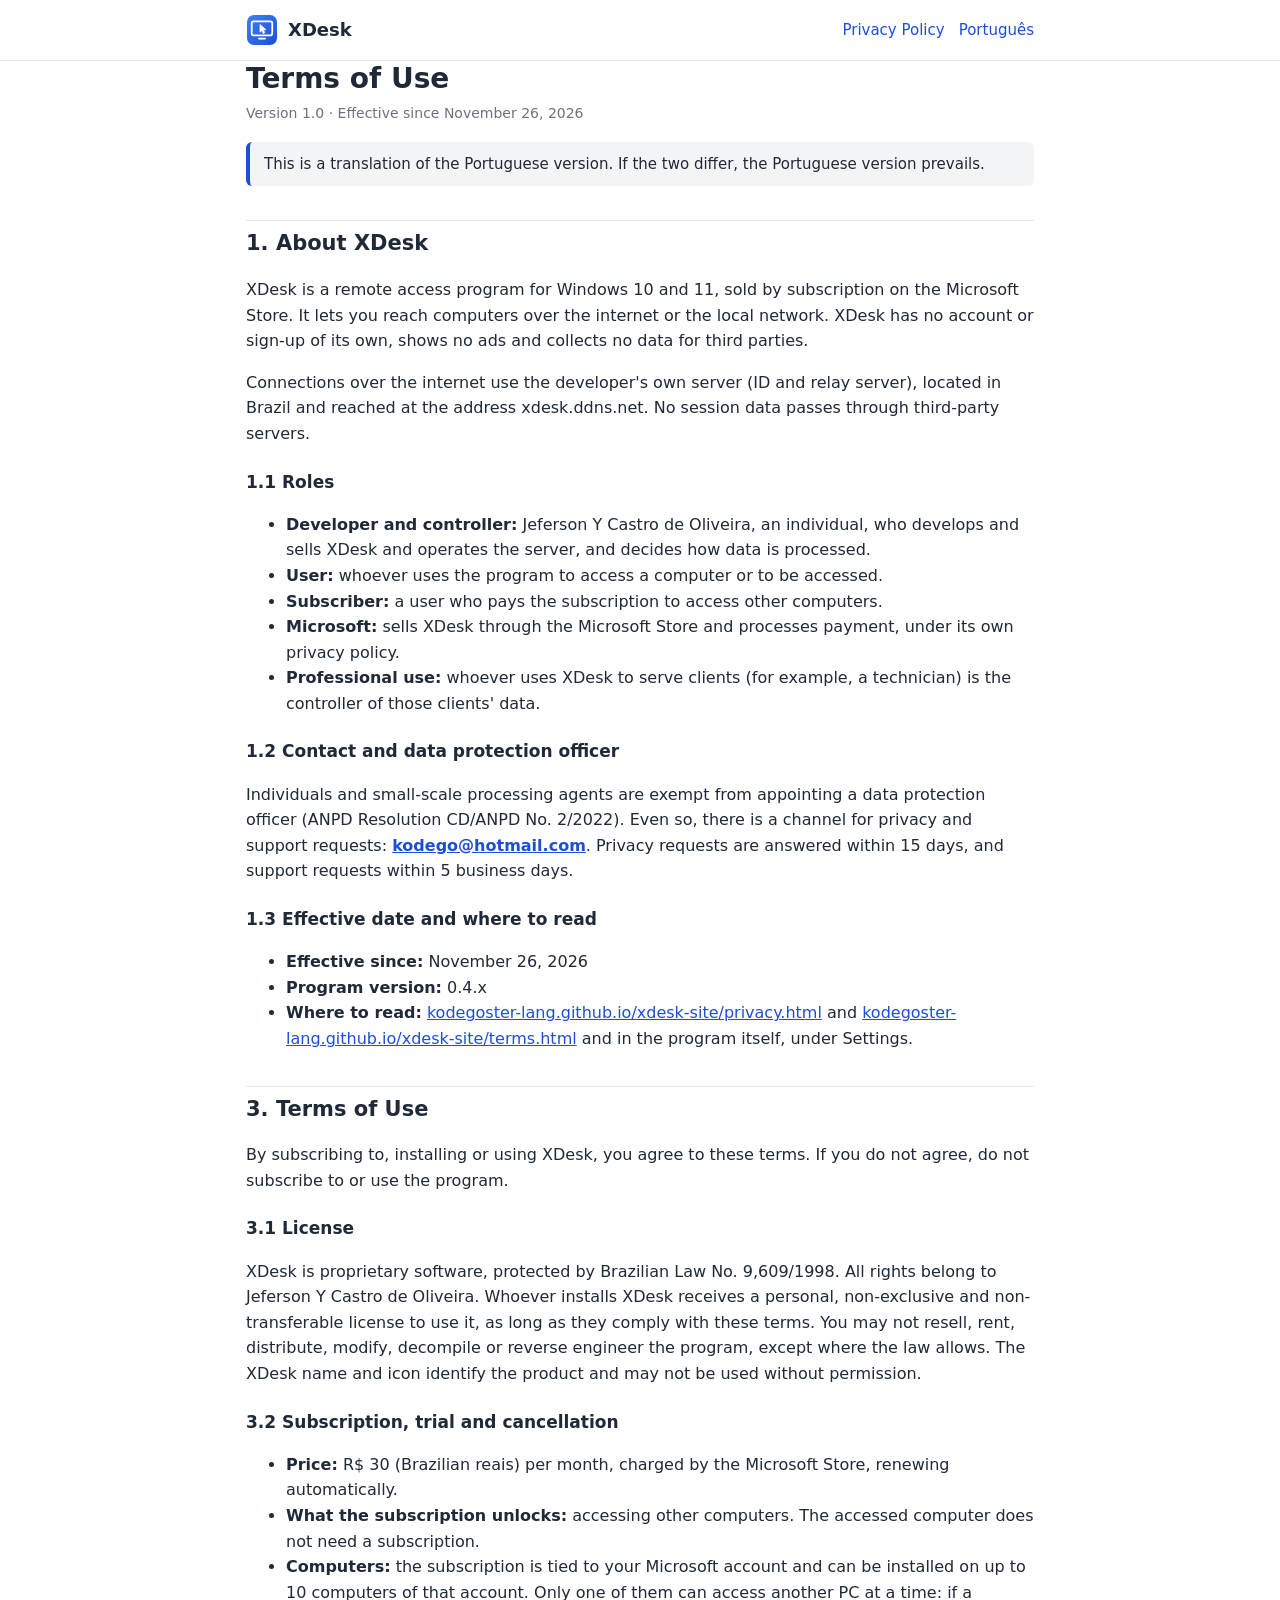
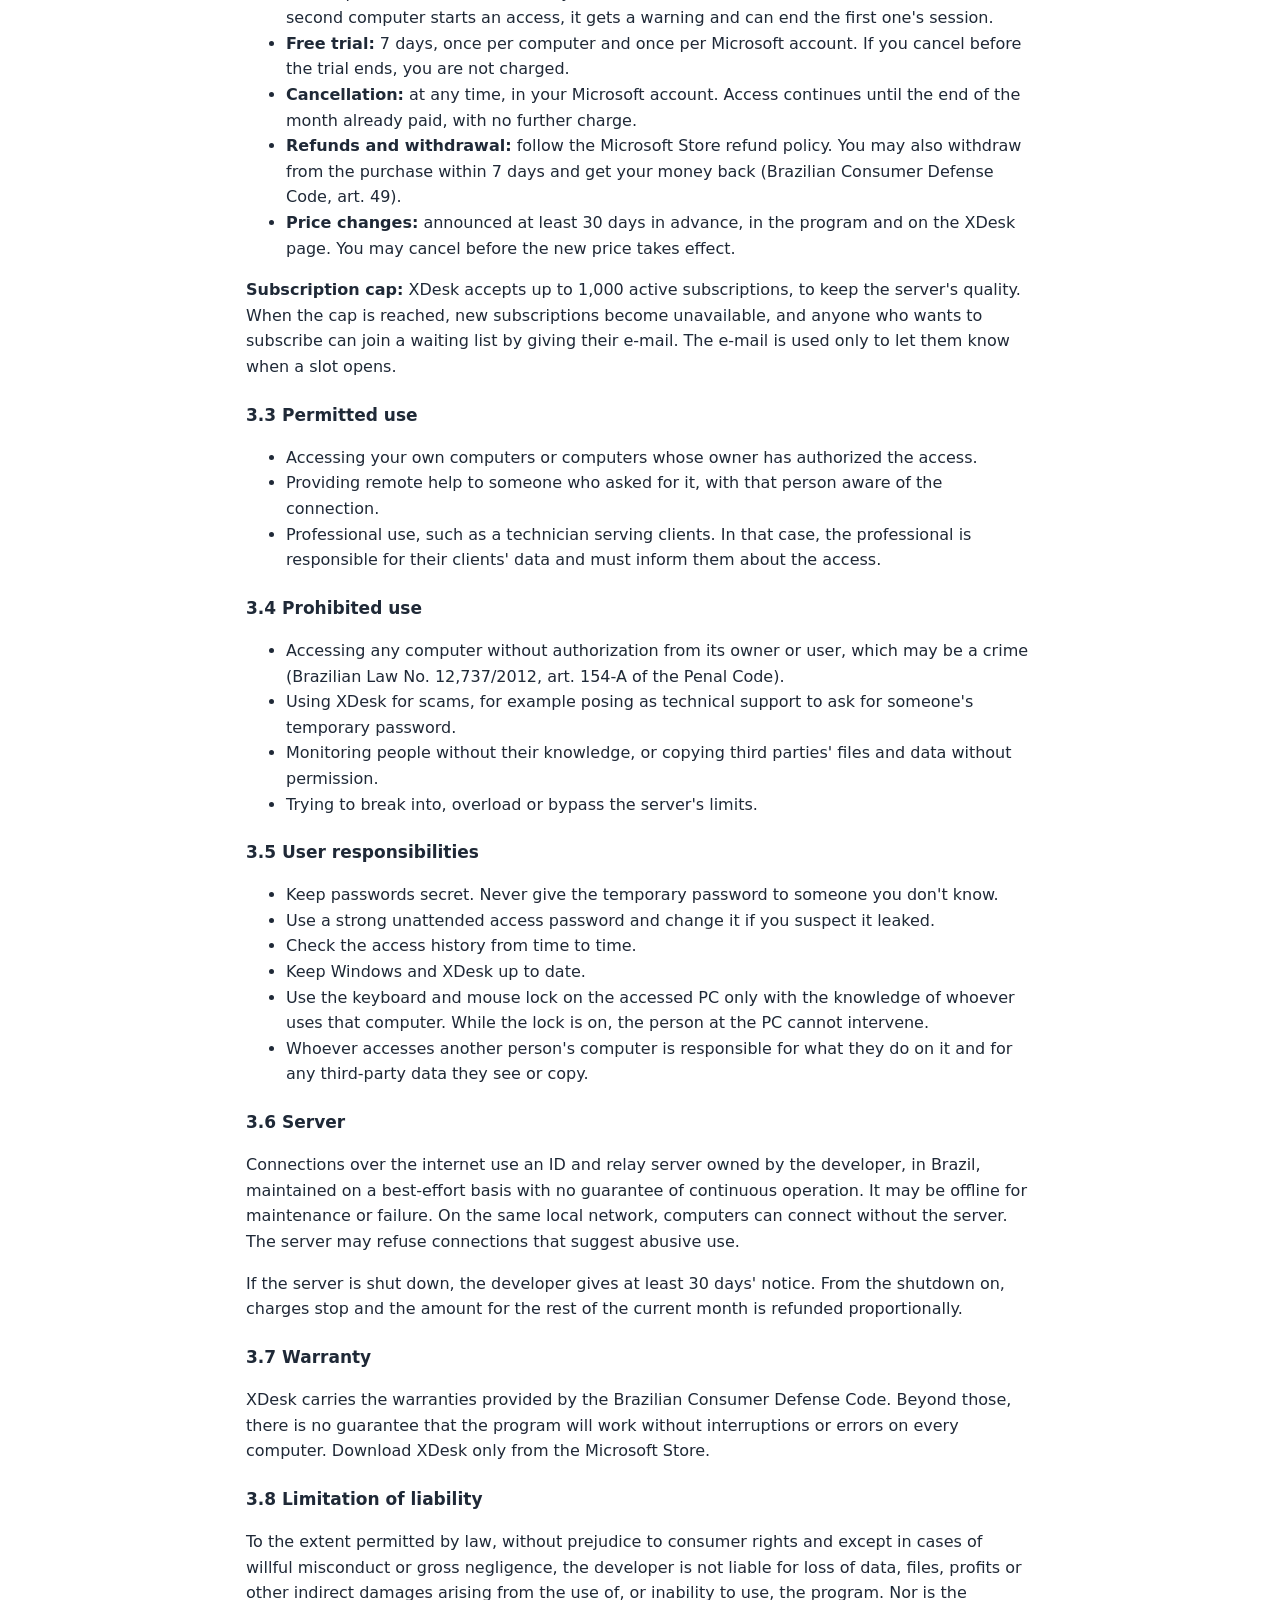
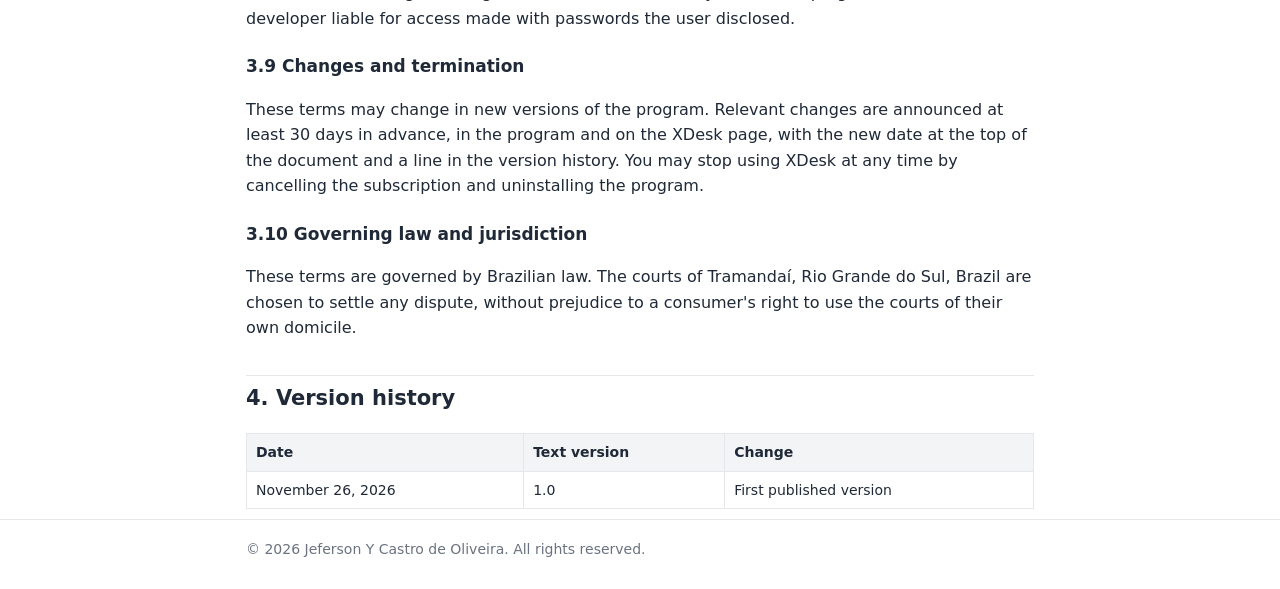
<file: terms.html>
<!doctype html>
<html lang="en">
<head>
<meta charset="utf-8">
<meta name="viewport" content="width=device-width, initial-scale=1">
<title>Terms of Use · XDesk</title>
<link rel="icon" href="icone.svg" type="image/svg+xml">
<link rel="stylesheet" href="style.css">
</head>
<body>
<header><div class="wrap"><a class="brand" href="index-en.html"><img src="icone.svg" alt="">XDesk</a><nav><a href="privacy.html">Privacy Policy</a><a href="termos.html" hreflang="pt-BR">Português</a></nav></div></header>
<main class="wrap">
<h1>Terms of Use</h1>
<p class="meta">Version 1.0 · Effective since November 26, 2026</p>
<p class="note">This is a translation of the Portuguese version. If the two differ, the Portuguese version prevails.</p>
<h2>1. About XDesk</h2>
<p>XDesk is a remote access program for Windows 10 and 11, sold by subscription on the Microsoft Store. It lets you reach computers over the internet or the local network. XDesk has no account or sign-up of its own, shows no ads and collects no data for third parties.</p>
<p>Connections over the internet use the developer's own server (ID and relay server), located in Brazil and reached at the address xdesk.ddns.net. No session data passes through third-party servers.</p>
<h3>1.1 Roles</h3>
<ul>
<li><strong>Developer and controller:</strong> Jeferson Y Castro de Oliveira, an individual, who develops and sells XDesk and operates the server, and decides how data is processed.</li>
<li><strong>User:</strong> whoever uses the program to access a computer or to be accessed.</li>
<li><strong>Subscriber:</strong> a user who pays the subscription to access other computers.</li>
<li><strong>Microsoft:</strong> sells XDesk through the Microsoft Store and processes payment, under its own privacy policy.</li>
<li><strong>Professional use:</strong> whoever uses XDesk to serve clients (for example, a technician) is the controller of those clients' data.</li>
</ul>
<h3>1.2 Contact and data protection officer</h3>
<p>Individuals and small-scale processing agents are exempt from appointing a data protection officer (ANPD Resolution CD/ANPD No. 2/2022). Even so, there is a channel for privacy and support requests: <strong><a href="mailto:kodego@hotmail.com">kodego@hotmail.com</a></strong>. Privacy requests are answered within 15 days, and support requests within 5 business days.</p>
<h3>1.3 Effective date and where to read</h3>
<ul>
<li><strong>Effective since:</strong> November 26, 2026</li>
<li><strong>Program version:</strong> 0.4.x</li>
<li><strong>Where to read:</strong> <a href="privacy.html">kodegoster-lang.github.io/xdesk-site/privacy.html</a> and <a href="terms.html">kodegoster-lang.github.io/xdesk-site/terms.html</a> and in the program itself, under Settings.</li>
</ul>
<h2>3. Terms of Use</h2>
<p>By subscribing to, installing or using XDesk, you agree to these terms. If you do not agree, do not subscribe to or use the program.</p>
<h3>3.1 License</h3>
<p>XDesk is proprietary software, protected by Brazilian Law No. 9,609/1998. All rights belong to Jeferson Y Castro de Oliveira. Whoever installs XDesk receives a personal, non-exclusive and non-transferable license to use it, as long as they comply with these terms. You may not resell, rent, distribute, modify, decompile or reverse engineer the program, except where the law allows. The XDesk name and icon identify the product and may not be used without permission.</p>
<h3>3.2 Subscription, trial and cancellation</h3>
<ul>
<li><strong>Price:</strong> R$ 30 (Brazilian reais) per month, charged by the Microsoft Store, renewing automatically.</li>
<li><strong>What the subscription unlocks:</strong> accessing other computers. The accessed computer does not need a subscription.</li>
<li><strong>Computers:</strong> the subscription is tied to your Microsoft account and can be installed on up to 10 computers of that account. Only one of them can access another PC at a time: if a second computer starts an access, it gets a warning and can end the first one's session.</li>
<li><strong>Free trial:</strong> 7 days, once per computer and once per Microsoft account. If you cancel before the trial ends, you are not charged.</li>
<li><strong>Cancellation:</strong> at any time, in your Microsoft account. Access continues until the end of the month already paid, with no further charge.</li>
<li><strong>Refunds and withdrawal:</strong> follow the Microsoft Store refund policy. You may also withdraw from the purchase within 7 days and get your money back (Brazilian Consumer Defense Code, art. 49).</li>
<li><strong>Price changes:</strong> announced at least 30 days in advance, in the program and on the XDesk page. You may cancel before the new price takes effect.</li>
</ul>
<p><strong>Subscription cap:</strong> XDesk accepts up to 1,000 active subscriptions, to keep the server's quality. When the cap is reached, new subscriptions become unavailable, and anyone who wants to subscribe can join a waiting list by giving their e-mail. The e-mail is used only to let them know when a slot opens.</p>
<h3>3.3 Permitted use</h3>
<ul>
<li>Accessing your own computers or computers whose owner has authorized the access.</li>
<li>Providing remote help to someone who asked for it, with that person aware of the connection.</li>
<li>Professional use, such as a technician serving clients. In that case, the professional is responsible for their clients' data and must inform them about the access.</li>
</ul>
<h3>3.4 Prohibited use</h3>
<ul>
<li>Accessing any computer without authorization from its owner or user, which may be a crime (Brazilian Law No. 12,737/2012, art. 154-A of the Penal Code).</li>
<li>Using XDesk for scams, for example posing as technical support to ask for someone's temporary password.</li>
<li>Monitoring people without their knowledge, or copying third parties' files and data without permission.</li>
<li>Trying to break into, overload or bypass the server's limits.</li>
</ul>
<h3>3.5 User responsibilities</h3>
<ul>
<li>Keep passwords secret. Never give the temporary password to someone you don't know.</li>
<li>Use a strong unattended access password and change it if you suspect it leaked.</li>
<li>Check the access history from time to time.</li>
<li>Keep Windows and XDesk up to date.</li>
<li>Use the keyboard and mouse lock on the accessed PC only with the knowledge of whoever uses that computer. While the lock is on, the person at the PC cannot intervene.</li>
<li>Whoever accesses another person's computer is responsible for what they do on it and for any third-party data they see or copy.</li>
</ul>
<h3>3.6 Server</h3>
<p>Connections over the internet use an ID and relay server owned by the developer, in Brazil, maintained on a best-effort basis with no guarantee of continuous operation. It may be offline for maintenance or failure. On the same local network, computers can connect without the server. The server may refuse connections that suggest abusive use.</p>
<p>If the server is shut down, the developer gives at least 30 days' notice. From the shutdown on, charges stop and the amount for the rest of the current month is refunded proportionally.</p>
<h3>3.7 Warranty</h3>
<p>XDesk carries the warranties provided by the Brazilian Consumer Defense Code. Beyond those, there is no guarantee that the program will work without interruptions or errors on every computer. Download XDesk only from the Microsoft Store.</p>
<h3>3.8 Limitation of liability</h3>
<p>To the extent permitted by law, without prejudice to consumer rights and except in cases of willful misconduct or gross negligence, the developer is not liable for loss of data, files, profits or other indirect damages arising from the use of, or inability to use, the program. Nor is the developer liable for access made with passwords the user disclosed.</p>
<h3>3.9 Changes and termination</h3>
<p>These terms may change in new versions of the program. Relevant changes are announced at least 30 days in advance, in the program and on the XDesk page, with the new date at the top of the document and a line in the version history. You may stop using XDesk at any time by cancelling the subscription and uninstalling the program.</p>
<h3>3.10 Governing law and jurisdiction</h3>
<p>These terms are governed by Brazilian law. The courts of Tramandaí, Rio Grande do Sul, Brazil are chosen to settle any dispute, without prejudice to a consumer's right to use the courts of their own domicile.</p>
<h2>4. Version history</h2>
<div class="table"><table>
<thead><tr><th>Date</th><th>Text version</th><th>Change</th></tr></thead>
<tbody>
<tr><td>November 26, 2026</td><td>1.0</td><td>First published version</td></tr>
</tbody></table></div>
</main>
<footer><div class="wrap">© 2026 Jeferson Y Castro de Oliveira. All rights reserved.</div></footer>
</body>
</html>
</file>
<file: style.css>
:root{--bg:#ffffff;--fg:#1f2937;--muted:#6b7280;--accent:#1D4ED8;--line:#e5e7eb;--soft:#f3f4f6}
@media (prefers-color-scheme:dark){:root{--bg:#0f172a;--fg:#e5e7eb;--muted:#9ca3af;--accent:#60a5fa;--line:#334155;--soft:#1e293b}}
*{box-sizing:border-box}
body{margin:0;background:var(--bg);color:var(--fg);font:16px/1.6 "Segoe UI",system-ui,-apple-system,Roboto,sans-serif}
header{border-bottom:1px solid var(--line)}
.wrap{max-width:820px;margin:0 auto;padding:0 16px}
header .wrap{display:flex;align-items:center;justify-content:space-between;gap:12px;padding-top:14px;padding-bottom:14px;flex-wrap:wrap}
.brand{display:flex;align-items:center;gap:10px;font-weight:600;font-size:18px;color:var(--fg);text-decoration:none}
.brand img{width:32px;height:32px;border-radius:8px}
nav a{color:var(--accent);text-decoration:none;margin-left:14px;font-size:15px}
nav a:first-child{margin-left:0}
main{padding:28px 0 48px}
h1{font-size:28px;line-height:1.25;margin:0 0 6px}
h2{font-size:21px;margin:34px 0 8px;padding-top:6px;border-top:1px solid var(--line)}
h3{font-size:17px;margin:22px 0 6px}
.meta{color:var(--muted);font-size:14px;margin:0 0 18px}
.note{background:var(--soft);border-left:4px solid var(--accent);padding:10px 14px;border-radius:6px;font-size:15px}
a{color:var(--accent)}
.table{overflow-x:auto}
table{border-collapse:collapse;width:100%;font-size:14px;margin:10px 0}
th,td{border:1px solid var(--line);padding:7px 9px;text-align:left;vertical-align:top}
th{background:var(--soft)}
code{font-family:Consolas,monospace;font-size:14px;overflow-wrap:anywhere}
footer{border-top:1px solid var(--line);color:var(--muted);font-size:14px;padding:18px 0 28px}
</file>
